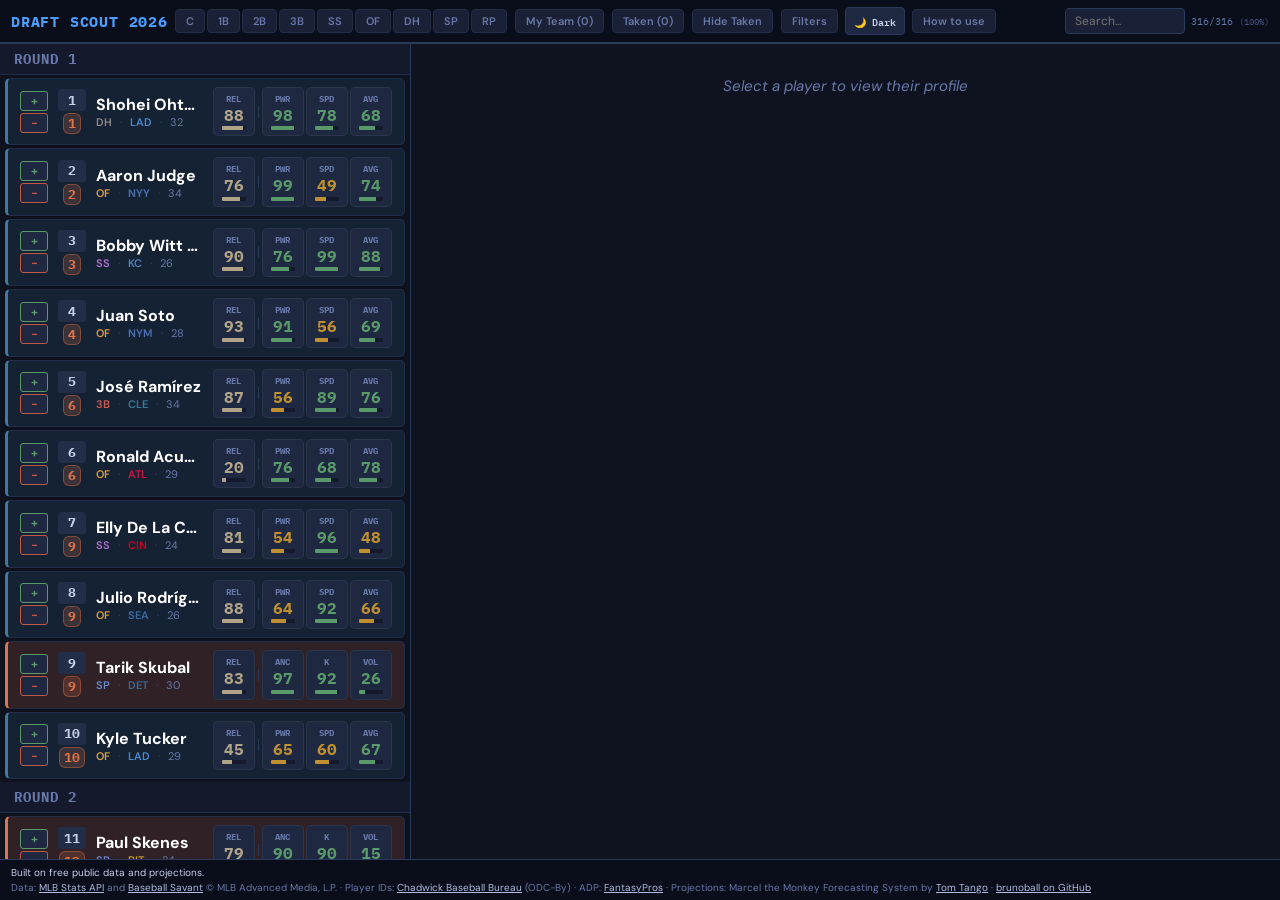
<file: draft-tool/index.html>
<!DOCTYPE html>
<html lang="en">
<head>
  <meta charset="UTF-8">
  <meta name="viewport" content="width=device-width, initial-scale=1.0, viewport-fit=cover">
  <meta name="theme-color" content="#0a0e1a">
  <meta name="description" content="Draft Scout 2026: a fantasy baseball draft companion built on free public data and Marcel projections.">
  <title>Draft Scout 2026</title>
  <link rel="icon" href="data:image/svg+xml,%3Csvg xmlns='http://www.w3.org/2000/svg' viewBox='0 0 100 100'%3E%3Crect width='100' height='100' rx='20' fill='%230a0e1a'/%3E%3Ctext x='50' y='62' font-size='40' text-anchor='middle' fill='%234a9eff' font-family='monospace' font-weight='700'%3EDS%3C/text%3E%3C/svg%3E">
  <link rel="preconnect" href="https://fonts.googleapis.com">
  <link rel="preconnect" href="https://fonts.gstatic.com" crossorigin>
  <link href="https://fonts.googleapis.com/css2?family=IBM+Plex+Mono:wght@400;600;700&family=DM+Sans:wght@400;500;600;700&display=swap" rel="stylesheet">
  <link rel="stylesheet" href="styles.css">
  <script>
    // Apply the saved theme before first paint, so the page doesn't flash dark then light.
    try { if (localStorage.getItem('ds-theme') === 'light') document.documentElement.dataset.theme = 'light'; } catch (e) {}
  </script>
</head>
<body>
  <div class="app-root">
    <header class="header-bar" id="header"></header>
    <div id="panel-filters" class="panel filter-panel" hidden></div>
    <div id="panel-team" class="panel" hidden></div>
    <div id="panel-taken" class="panel" hidden></div>
    <main class="app-split">
      <section class="player-list" id="list" aria-label="Players by ADP"></section>
      <section class="detail-panel" id="detail" aria-label="Player profile"></section>
    </main>
    <footer class="credits" id="credits">
      <div class="edition-line">Built on free public data and projections.</div>
      Data: <a href="https://statsapi.mlb.com" target="_blank" rel="noopener">MLB Stats API</a> and
      <a href="https://baseballsavant.mlb.com" target="_blank" rel="noopener">Baseball Savant</a> © MLB Advanced Media, L.P. ·
      Player IDs: <a href="https://github.com/chadwickbureau/register" target="_blank" rel="noopener">Chadwick Baseball Bureau</a> (ODC-By) ·
      ADP: <a href="https://www.fantasypros.com/" target="_blank" rel="noopener">FantasyPros</a> ·
      Projections: Marcel the Monkey Forecasting System by <a href="https://www.tangotiger.net/marcel/" target="_blank" rel="noopener">Tom Tango</a> ·
      <a id="repo-link" href="#" target="_blank" rel="noopener">brunoball on GitHub</a>
    </footer>
  </div>
  <div class="mobile-sheet" id="mobile-sheet" hidden></div>
  <script src="app.js"></script>
</body>
</html>
</file>
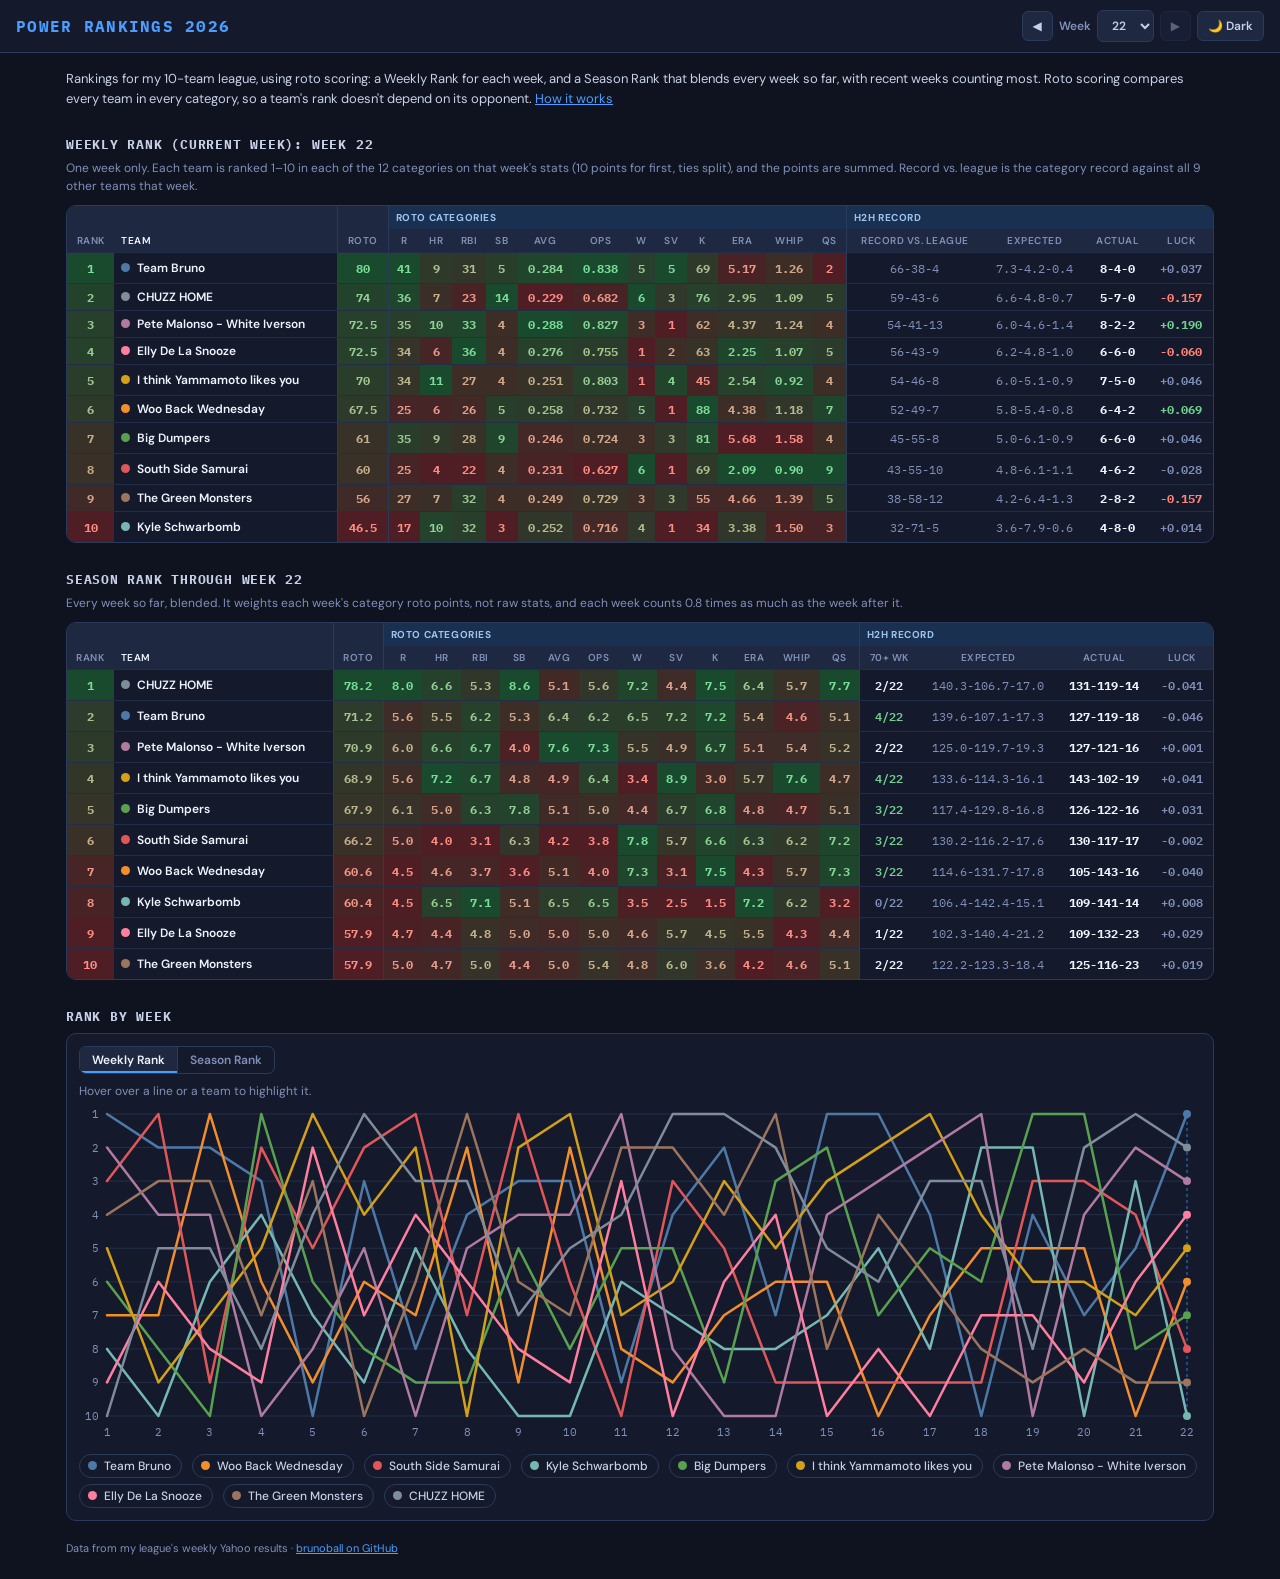
<file: power-rankings/index.html>
<!DOCTYPE html>
<html lang="en">
<head>
  <meta charset="UTF-8">
  <meta name="viewport" content="width=device-width, initial-scale=1.0">
  <meta name="description" content="Weekly Rank and Season Rank for my 10-team fantasy baseball league, 2026.">
  <title>Power Rankings 2026</title>
  <link rel="icon" href="data:image/svg+xml,%3Csvg xmlns='http://www.w3.org/2000/svg' viewBox='0 0 100 100'%3E%3Crect width='100' height='100' rx='20' fill='%230a0e1a'/%3E%3Ctext x='50' y='62' font-size='40' text-anchor='middle' fill='%234a9eff' font-family='monospace' font-weight='700'%3EPR%3C/text%3E%3C/svg%3E">
  <link rel="preconnect" href="https://fonts.googleapis.com">
  <link rel="preconnect" href="https://fonts.gstatic.com" crossorigin>
  <link href="https://fonts.googleapis.com/css2?family=IBM+Plex+Mono:wght@400;600;700&family=DM+Sans:wght@400;500;600;700&display=swap" rel="stylesheet">
  <link rel="stylesheet" href="styles.css">
  <script>
    // Same saved theme as the draft tool, applied before first paint.
    try { if (localStorage.getItem('ds-theme') === 'light') document.documentElement.dataset.theme = 'light'; } catch (e) {}
  </script>
</head>
<body>
  <header class="top">
    <h1>Power Rankings 2026</h1>
    <div class="controls">
      <button class="btn" id="prev" aria-label="Previous week">◀</button>
      <label class="week-pick">Week <select id="week" aria-label="Week"></select></label>
      <button class="btn" id="next" aria-label="Next week">▶</button>
      <button class="btn" id="theme" title="Toggle theme (T)"></button>
    </div>
  </header>

  <main>
    <p class="intro">Rankings for my 10-team league, using roto scoring: a Weekly Rank for each week, and a Season Rank that blends every week so far, with recent weeks counting most. Roto scoring compares every team in every category, so a team's rank doesn't depend on its opponent. <a href="https://github.com/Mike-Morreale-14/brunoball/blob/main/power-rankings/README.md" target="_blank" rel="noopener">How it works</a></p>

    <section>
      <h2 id="results-title"></h2>
      <p class="sub">One week only. Each team is ranked 1–10 in each of the 12 categories on that week's stats (10 points for first, ties split), and the points are summed. Record vs. league is the category record against all 9 other teams that week.</p>
      <div class="wrap"><table id="results"></table></div>
    </section>

    <section>
      <h2 id="power-title"></h2>
      <p class="sub">Every week so far, blended. It weights each week's category roto points, not raw stats, and each week counts 0.8 times as much as the week after it.</p>
      <div class="wrap"><table id="power"></table></div>
    </section>

    <section>
      <h2>Rank by Week</h2>
      <div class="chart-box">
        <div class="seg" role="group" aria-label="Chart view">
          <button class="on" data-mode="results" aria-pressed="true">Weekly Rank</button><button data-mode="power" aria-pressed="false">Season Rank</button>
        </div>
        <div class="chart-caption" id="caption" role="status">Hover over a line or a team to highlight it.</div>
        <svg id="chart" role="img" aria-label="Each team's rank by week"></svg>
        <div class="legend" id="legend"></div>
      </div>
    </section>
  </main>

  <footer class="foot">
    Data from my league's weekly Yahoo results ·
    <a href="https://github.com/Mike-Morreale-14/brunoball" target="_blank" rel="noopener">brunoball on GitHub</a>
  </footer>
  <script src="app.js"></script>
</body>
</html>
</file>
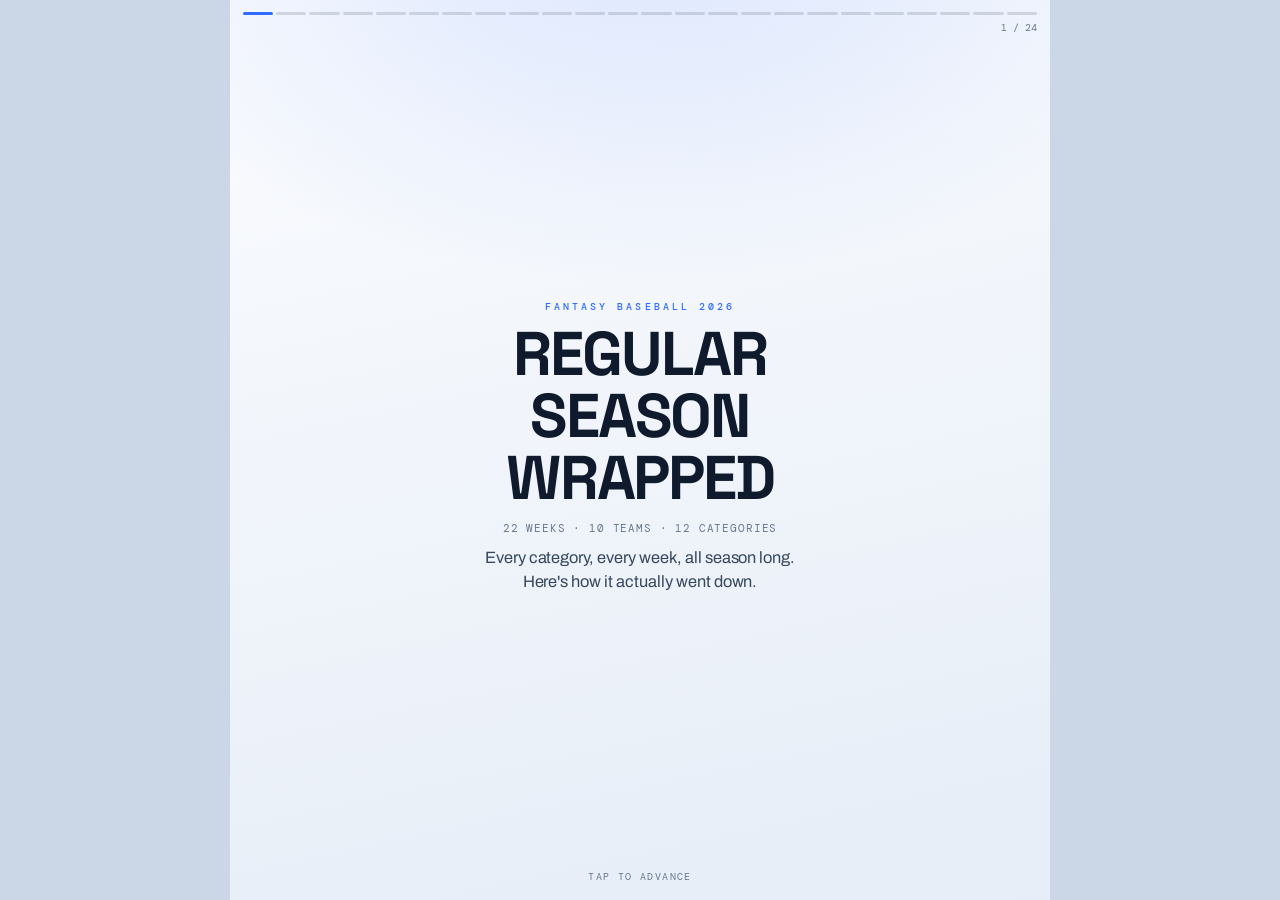
<file: wrapped/index.html>
<!DOCTYPE html>
<html lang="en"><head><meta charset="utf-8">
<meta name="viewport" content="width=device-width,initial-scale=1,viewport-fit=cover">
<title>Fantasy Baseball 2026 — Regular Season Wrapped</title>
<link rel="preconnect" href="https://fonts.googleapis.com">
<link rel="preconnect" href="https://fonts.gstatic.com" crossorigin>
<link href="https://fonts.googleapis.com/css2?family=Space+Grotesk:wght@500;600;700&family=Archivo:wght@400;500;600;700&family=DM+Mono:wght@400;500&display=swap" rel="stylesheet">
<style>
:root{--paper:#F4F7FC;--panel:#FFF;--ink:#0F1B2D;--muted:#66788F;--line:rgba(15,27,45,.13);
 --blue:#2F6BFF;--cyan:#0A9FBF;--magenta:#B8447E;--amber:#D8890A;--violet:#6E4FE8;
 --gold:#D9A320;--acc:var(--blue)}
*{box-sizing:border-box;margin:0;padding:0;-webkit-tap-highlight-color:transparent}
html,body{height:100%;overflow:hidden}
body{font-family:'Archivo',system-ui,sans-serif;color:var(--ink);background:#CBD6E6;
 display:flex;align-items:center;justify-content:center}
#stage{position:relative;width:100%;height:100dvh;max-width:820px;overflow:hidden;
 background:linear-gradient(168deg,#FBFCFE 0%,#F1F5FB 45%,#E6EDF7 100%)}
#stage:before{content:"";position:absolute;inset:0;pointer-events:none;
 background:radial-gradient(120% 70% at 50% -12%,color-mix(in srgb,var(--acc) 16%,transparent),transparent 62%)}
body.vid #stage{max-width:none;height:100vh}
#ticks{position:absolute;top:0;left:0;right:0;display:flex;gap:3px;padding:12px 13px 0;z-index:40}
.tick{flex:1;height:3px;background:rgba(15,27,45,.14);border-radius:2px;overflow:hidden}
.tick i{display:block;height:100%;width:0;background:var(--acc)}
.tick.done i,.tick.now i{width:100%}
body.vid #ticks,body.vid #counter,body.vid #hint{display:none}
.slide{position:absolute;inset:0;display:none;align-items:center;justify-content:center;padding:52px 20px 58px}
body.vid .slide{padding:88px 68px}
.slide.on{display:flex}
.inner{width:100%;transform-origin:center center;text-align:center}
.slide.on .inner>*{animation:pop .42s cubic-bezier(.2,.8,.3,1) backwards}
.slide.on .inner>*:nth-child(2){animation-delay:.05s}.slide.on .inner>*:nth-child(3){animation-delay:.1s}
.slide.on .inner>*:nth-child(4){animation-delay:.15s}.slide.on .inner>*:nth-child(5){animation-delay:.2s}
.slide.on .inner>*:nth-child(6){animation-delay:.25s}
body.still .slide.on .inner>*{animation:none}
@keyframes pop{from{opacity:0;transform:translateY(10px)}to{opacity:1;transform:none}}
.eyebrow{font-family:'DM Mono',ui-monospace,monospace;font-size:10.5px;letter-spacing:.2em;
 text-transform:uppercase;color:var(--acc);font-weight:500;margin-bottom:11px}
body.vid .eyebrow{font-size:20px;margin-bottom:22px}
h1{font-family:'Space Grotesk',sans-serif;font-weight:700;font-size:clamp(34px,9.2vw,62px);line-height:1;letter-spacing:-.03em;text-transform:uppercase}
h2{font-family:'Space Grotesk',sans-serif;font-weight:700;font-size:clamp(24px,6.2vw,40px);line-height:1.02;letter-spacing:-.025em;margin-bottom:11px;text-transform:uppercase}
body.vid h1{font-size:94px}body.vid h2{font-size:58px;margin-bottom:20px}
p.body{font-size:clamp(13.5px,3.6vw,16.5px);line-height:1.48;color:#37485E;max-width:38ch;margin-left:auto;margin-right:auto}
body.vid p.body{font-size:28px;max-width:34ch}
.big{font-family:'Space Grotesk',sans-serif;font-weight:700;color:var(--acc);line-height:.88;
 font-size:clamp(74px,22vw,142px);letter-spacing:-.045em}
body.vid .big{font-size:200px}
.caption{font-family:'DM Mono',ui-monospace,monospace;font-size:11px;letter-spacing:.08em;color:var(--muted);margin-top:7px;text-transform:uppercase}
body.vid .caption{font-size:20px;margin-top:14px}
.lead{text-align:left}
/* ---- universal record block ---- */
.xr{display:inline-flex;gap:0;border:1.5px solid var(--ink);border-radius:7px;overflow:hidden;
 box-shadow:2px 2px 0 rgba(15,27,45,.12);background:var(--panel);margin:0 auto}
.xr .half{padding:6px 12px}
.xr .half+.half{border-left:1.5px solid var(--ink)}
.xr .lb{font-family:'DM Mono',ui-monospace,monospace;font-size:8.5px;letter-spacing:.12em;color:var(--muted);text-transform:uppercase}
.xr .vv{font-family:'Space Grotesk',sans-serif;font-weight:700;font-size:19px;letter-spacing:-.01em;margin-top:1px}
.xr .exp .vv{color:var(--acc)}
.xr .dl .vv.pos{color:var(--cyan)}
.xr .dl .vv.neg{color:var(--magenta)}
body.vid .xr{border-width:2.5px;border-radius:11px}
body.vid .xr .half{padding:12px 24px}body.vid .xr .lb{font-size:16px}body.vid .xr .vv{font-size:36px}
/* ---- cards ---- */
.card{background:var(--panel);border:1.5px solid var(--ink);border-radius:8px;padding:11px;
 box-shadow:3px 3px 0 rgba(15,27,45,.12);margin-top:9px;text-align:left}
body.vid .card{border-width:2.5px;border-radius:13px;padding:22px;box-shadow:6px 6px 0 rgba(15,27,45,.12);margin-top:16px}
.hl{display:flex;align-items:center;gap:9px;margin-top:9px;text-align:left}
.hl .em{font-size:27px;line-height:1;flex:none}
.hl .em.e2{font-size:23px}.hl .em.e3{font-size:19px}
body.vid .hl .em{font-size:52px}body.vid .hl .em.e2{font-size:44px}body.vid .hl .em.e3{font-size:36px}
.hl .card{margin-top:0;flex:1}
.wk{display:flex;align-items:baseline;gap:7px;flex-wrap:wrap;margin-bottom:6px}
.wk .nm{font-family:'Space Grotesk',sans-serif;font-weight:700;font-size:14.5px}
.wk .wl{font-family:'DM Mono',ui-monospace,monospace;font-size:10px;color:var(--muted)}
body.vid .wk .nm{font-size:27px}body.vid .wk .wl{font-size:19px}
.prose{font-size:12.5px;line-height:1.45;color:#37485E}
.prose b{font-family:'Space Grotesk',sans-serif;font-weight:700;color:var(--ink)}
.prose .a{color:var(--acc);font-weight:700}
body.vid .prose{font-size:23px}
/* ---- rows ---- */
.rows{display:flex;flex-direction:column;gap:4px;margin-top:5px;text-align:left}
.rw{display:flex;align-items:center;gap:8px;background:var(--panel);border:1.5px solid var(--ink);border-radius:6px;
 padding:7px 9px;box-shadow:2px 2px 0 rgba(15,27,45,.11)}
body.vid .rw{padding:13px 17px;border-width:2.5px;border-radius:10px;gap:15px;box-shadow:4px 4px 0 rgba(15,27,45,.11)}
.rw .rk{font-family:'Space Grotesk',sans-serif;font-weight:700;font-size:13px;color:var(--acc);width:19px;flex:none}
.rw .nm{flex:1;font-weight:600;font-size:12.5px;line-height:1.2}
.rw .vl{font-family:'DM Mono',ui-monospace,monospace;font-size:11.5px;flex:none;white-space:nowrap}
.rw .vb{font-family:'Space Grotesk',sans-serif;font-weight:700;font-size:14px;flex:none}
body.vid .rw .rk{font-size:25px;width:40px}body.vid .rw .nm{font-size:24px}
body.vid .rw .vl{font-size:21px}body.vid .rw .vb{font-size:27px}
.pos{color:var(--cyan)}.neg{color:var(--magenta)}
.rw.gold{border-color:var(--gold);box-shadow:2px 2px 0 var(--gold)}
.rw.play{border-color:var(--blue);box-shadow:2px 2px 0 rgba(47,107,255,.4)}
.legend{display:flex;gap:10px;justify-content:center;flex-wrap:wrap;margin-top:8px;
 font-family:'DM Mono',ui-monospace,monospace;font-size:9px;color:var(--muted);text-transform:uppercase;letter-spacing:.08em}
.legend i{display:inline-block;width:9px;height:9px;border-radius:2px;margin-right:4px;vertical-align:-1px;border:1.5px solid}
.lg-gold i{border-color:var(--gold);background:#FFF6DE}
.lg-blue i{border-color:var(--blue);background:#E7EFFF}
.lg-cut i{border-color:var(--ink);background:#fff}
body.vid .legend{font-size:17px;gap:20px}body.vid .legend i{width:16px;height:16px}
/* ---- category power grid ---- */
.cg{display:grid;grid-template-columns:repeat(6,1fr);gap:3px;margin-top:4px}
.cgh{font-family:'Space Grotesk',sans-serif;font-weight:700;font-size:12px;text-transform:uppercase;
 text-align:left;margin-top:9px;border-bottom:2px solid var(--ink);padding-bottom:3px;
 display:flex;justify-content:space-between;align-items:baseline;gap:8px;flex-wrap:wrap}
.cgh span{font-family:'DM Mono',ui-monospace,monospace;font-size:8px;font-weight:400;
 text-transform:none;color:var(--muted);letter-spacing:0}
body.vid .cgh{font-size:23px}body.vid .cgh span{font-size:15px}
.cc .r{font-size:16px}
.cglg{display:flex;gap:10px;justify-content:flex-start;flex-wrap:wrap;margin:4px 0 6px;text-align:left}
.cglg span{font-family:'DM Mono',ui-monospace,monospace;font-size:8.5px;color:var(--muted);
 background:rgba(15,27,45,.05);border-radius:5px;padding:3px 7px}
.cglg b{font-family:'Space Grotesk',sans-serif;font-weight:700;color:var(--ink);font-size:10px}
.cgnote{font-family:'DM Mono',ui-monospace,monospace;font-size:8px;color:var(--muted);text-align:left;margin-bottom:4px}
body.vid .cgnote{font-size:15px}
body.vid .cglg span{font-size:16px;padding:6px 13px}body.vid .cglg b{font-size:19px}
.cgl{font-family:'DM Mono',ui-monospace,monospace;font-size:9px;letter-spacing:.16em;text-transform:uppercase;
 color:var(--muted);text-align:left;margin:7px 0 3px}
.cc{background:var(--panel);border:1.5px solid var(--ink);border-radius:6px;padding:5px 2px;text-align:center;
 box-shadow:1.5px 1.5px 0 rgba(15,27,45,.1)}
.cc .c{font-family:'DM Mono',ui-monospace,monospace;font-size:7.5px;color:var(--muted);text-transform:uppercase;letter-spacing:.04em}
.cc .r{font-family:'Space Grotesk',sans-serif;font-weight:700;font-size:19px;line-height:1;margin:1px 0}
.cc .s{font-family:'DM Mono',ui-monospace,monospace;font-size:7.5px;color:var(--muted)}

body.vid .cg{gap:6px}body.vid .cgl{font-size:16px;margin:14px 0 6px}
body.vid .cc{padding:11px 3px;border-width:2.5px;border-radius:10px}
body.vid .cc .c{font-size:14px}body.vid .cc .r{font-size:36px}body.vid .cc .s{font-size:13px}
/* ---- king bars ---- */
.kb{display:flex;align-items:center;gap:7px;margin-bottom:3px;text-align:left}
.kb .c{font-family:'DM Mono',ui-monospace,monospace;font-size:9px;color:var(--muted);width:52px;flex:none;text-transform:uppercase}
.kb .bar{flex:1;height:19px;background:rgba(15,27,45,.07);border-radius:4px;position:relative;overflow:hidden}
.kb .bar i{position:absolute;left:0;top:0;bottom:0;background:var(--acc);opacity:.24}
.kb .bar span{position:absolute;left:6px;top:50%;transform:translateY(-50%);font-size:10px;font-weight:600;white-space:nowrap}
.kb .v{font-family:'Space Grotesk',sans-serif;font-weight:700;font-size:11.5px;color:var(--acc);width:46px;text-align:right;flex:none}
body.vid .kb{gap:13px;margin-bottom:6px}
body.vid .kb .c{font-size:16px;width:96px}body.vid .kb .bar{height:36px}
body.vid .kb .bar span{font-size:19px;left:12px}body.vid .kb .v{font-size:21px;width:88px}
.th{display:flex;align-items:center;gap:8px;margin-bottom:4px;justify-content:center;flex-wrap:wrap}
.place{font-family:'Space Grotesk',sans-serif;font-weight:700;font-size:12.5px;color:#fff;background:var(--acc);
 border:1.5px solid var(--ink);padding:1px 8px;border-radius:4px}
.rec{font-family:'DM Mono',ui-monospace,monospace;font-size:10.5px;color:var(--muted)}
body.vid .place{font-size:24px;padding:3px 14px;border-width:2.5px}body.vid .rec{font-size:20px}
.tag{display:inline-block;font-family:'DM Mono',ui-monospace,monospace;font-size:9px;letter-spacing:.12em;
 text-transform:uppercase;color:#fff;background:var(--ink);padding:2px 7px;border-radius:3px;margin-bottom:7px}
body.vid .tag{font-size:17px;padding:5px 13px;margin-bottom:14px}

/* slick pill stat table */
.mrow{display:flex;align-items:center;gap:7px;flex-wrap:wrap;margin-bottom:5px;
 font-family:'DM Mono',ui-monospace,monospace;font-size:9.5px;color:var(--muted)}
.mrow .res{font-family:'Space Grotesk',sans-serif;font-weight:700;font-size:12px;color:var(--ink)}
.mrow .exp{color:var(--acc)}
body.vid .mrow{font-size:18px;gap:14px}body.vid .mrow .res{font-size:23px}
.pt{display:grid;grid-template-columns:repeat(6,1fr);gap:4px;margin-top:4px}
.pt>div{background:rgba(15,27,45,.045);border-radius:9px;padding:5px 2px;text-align:center}
.pt .k{font-family:'DM Mono',ui-monospace,monospace;font-size:7.5px;color:var(--muted);text-transform:uppercase;letter-spacing:.03em}
.pt .v{font-family:'Space Grotesk',sans-serif;font-weight:700;font-size:13px;margin-top:1px;line-height:1.05}
.pt .v em{font-style:normal;font-size:8px;font-weight:700;margin-left:2px;vertical-align:2px}
.mW{color:#1F9D55}.mL{color:#D6337A}.mT{color:#D8890A}
body.vid .pt .v em{font-size:15px;margin-left:4px}
.ptr{display:flex;align-items:center;gap:6px;margin-top:5px}
.ptt{font-family:'DM Mono',ui-monospace,monospace;font-size:8px;letter-spacing:.1em;color:var(--muted);
 text-transform:uppercase;width:26px;flex:none;text-align:left}
.ptr .pt{flex:1;margin-top:0}
body.vid .pt>div{padding:10px 3px;border-radius:14px}
body.vid .pt .k{font-size:14px}body.vid .pt .v{font-size:25px}
body.vid .ptt{font-size:15px;width:52px}
/* king rows */
.ksec{font-family:'Space Grotesk',sans-serif;font-weight:700;font-size:13px;text-transform:uppercase;
 letter-spacing:.04em;text-align:left;margin:9px 0 5px;padding-bottom:3px;border-bottom:2px solid var(--ink)}
body.vid .ksec{font-size:25px;margin:18px 0 10px}
.kb3{display:grid;grid-template-columns:42px 1fr 34px 44px 44px;align-items:center;gap:6px;margin-bottom:6px;text-align:left}
.kb3 .c{font-family:'Space Grotesk',sans-serif;font-weight:700;font-size:12px;text-transform:uppercase;line-height:1.1}
.kb3 .mid{display:block}
.kb3 .tnrow{display:flex;justify-content:space-between;align-items:baseline;gap:6px;margin-bottom:1px}
.kb3 .tn{font-size:9.5px;font-weight:600;color:var(--acc)}
.kb3 .tl{font-size:8.5px;font-weight:600;color:var(--magenta);opacity:.8}
body.vid .kb3 .tl{font-size:16px}
.kb3 .strip{display:block;position:relative;height:25px;background:linear-gradient(90deg,
 rgba(52,190,114,.16),rgba(255,201,60,.14) 50%,rgba(214,51,122,.14));border-radius:3px}
.kb3 .strip u{position:absolute;top:3px;width:1.5px;height:9px;background:rgba(15,27,45,.28);text-decoration:none}
.kb3 .strip u.mark{background:rgba(15,27,45,.5);height:11px;top:2px}
.kb3 .strip u.lead{background:var(--acc);width:3px;height:15px;top:0;border-radius:2px}
.kb3 .strip u b{position:absolute;top:11px;left:50%;transform:translateX(-50%);
 font-family:'DM Mono',ui-monospace,monospace;font-size:6.5px;font-weight:400;color:var(--muted);white-space:nowrap}
.kb3 .strip u.lead b{color:var(--acc);font-weight:500;top:14px}
.kb3 .sc{font-family:'Space Grotesk',sans-serif;font-weight:700;font-size:14px;color:var(--acc);text-align:right}
.kb3 .rc{font-family:'DM Mono',ui-monospace,monospace;font-size:8.5px;color:var(--muted);text-align:right}
.kb3 .xp{color:var(--acc)}
body.vid .kb3{grid-template-columns:104px 1fr 66px 86px 86px;gap:12px;margin-bottom:12px}
body.vid .kb3 .c{font-size:17px}body.vid .kb3 .tn{font-size:18px}
body.vid .kb3 .strip{height:46px}body.vid .kb3 .strip u{height:17px;width:2.5px;top:5px}
body.vid .kb3 .strip u.lead{height:27px;width:5px;top:0}
body.vid .kb3 .strip u.mark{height:20px;top:4px}
body.vid .kb3 .strip u b{font-size:12px;top:22px}
body.vid .kb3 .strip u.lead b{top:28px}
body.vid .kb3 .sc{font-size:26px}body.vid .kb3 .rc{font-size:16px}
.kb2{display:grid;grid-template-columns:52px 1fr 34px 46px 46px;align-items:center;gap:7px;margin-bottom:4px;text-align:left}
.kb2 .c{font-family:'Space Grotesk',sans-serif;font-weight:700;font-size:9.5px;color:var(--ink);text-transform:uppercase}
.kb2 .bar{height:21px;background:rgba(15,27,45,.06);border-radius:6px;position:relative;overflow:hidden}
.kb2 .bar i{position:absolute;inset:0 auto 0 0;background:var(--acc);opacity:.18}
.kb2 .bar u{position:absolute;top:0;bottom:0;width:1px;background:rgba(15,27,45,.16)}
.kb2 .bar b{position:absolute;top:-2px;bottom:-2px;width:2.5px;background:var(--acc);border-radius:2px}
.dl{display:flex;flex-direction:column;gap:2px}
.dr{display:grid;grid-template-columns:1fr auto 1fr;align-items:baseline;gap:8px;padding:4px 8px;
 border-bottom:1px solid rgba(15,27,45,.1)}
.dr .c{font-family:'DM Mono',ui-monospace,monospace;font-size:9px;text-transform:uppercase;
 color:var(--muted);letter-spacing:.06em;text-align:left}
.dr .v{font-family:'Space Grotesk',sans-serif;font-weight:700;font-size:19px;color:var(--acc);text-align:center}
.dr.bad .v{color:var(--magenta)}
.dr .w{font-size:9.5px;font-weight:600;text-align:right;line-height:1.15}
.dr .w em{font-style:normal;display:block;font-family:'DM Mono',ui-monospace,monospace;
 font-weight:400;font-size:8px;color:var(--muted)}
body.vid .dr{padding:9px 14px;gap:16px}
body.vid .dr .c{font-size:17px}body.vid .dr .v{font-size:35px}
body.vid .dr .w{font-size:18px}body.vid .dr .w em{font-size:15px}
.dg{display:grid;grid-template-columns:repeat(3,1fr);gap:5px}
.dc{background:var(--panel);border:1.5px solid var(--ink);border-radius:8px;padding:6px 4px;text-align:center;
 box-shadow:2px 2px 0 rgba(15,27,45,.11)}
.dc .c{font-family:'DM Mono',ui-monospace,monospace;font-size:7.5px;color:var(--muted);text-transform:uppercase}
.dc .v{font-family:'Space Grotesk',sans-serif;font-weight:700;font-size:19px;color:var(--acc);line-height:1.05;margin:1px 0}
.dc .w{font-family:'DM Mono',ui-monospace,monospace;font-size:7.5px;color:var(--muted);line-height:1.25}
.dc .w em{font-style:normal;color:var(--amber);display:block}
body.vid .dg{gap:10px}body.vid .dc{padding:14px 8px;border-width:2.5px;border-radius:13px}
body.vid .dc .c{font-size:14px}body.vid .dc .v{font-size:36px}body.vid .dc .w{font-size:14px}
.khead{display:grid;grid-template-columns:42px 1fr 34px 44px 44px;gap:6px;text-align:right;
 font-family:'DM Mono',ui-monospace,monospace;font-size:7.5px;letter-spacing:.06em;
 text-transform:uppercase;color:var(--muted);margin-bottom:2px}
.khead span:nth-child(2){text-align:left}
.kb2 .xp{color:var(--acc)}
body.vid .khead{grid-template-columns:104px 1fr 66px 86px 86px;gap:12px;font-size:14px}
.kb2 .bar span{position:absolute;left:7px;top:50%;transform:translateY(-50%);font-size:10.5px;font-weight:600;white-space:nowrap}
.kb2 .sc{font-family:'Space Grotesk',sans-serif;font-weight:700;font-size:15px;color:var(--acc);text-align:right;width:38px}
.kb2 .rc{font-family:'DM Mono',ui-monospace,monospace;font-size:9px;color:var(--muted);text-align:right}
body.vid .kb2{grid-template-columns:104px 1fr 66px 90px 90px;gap:14px;margin-bottom:8px}
body.vid .kb2 .c{font-size:18px}body.vid .kb2 .bar{height:40px}
body.vid .kb2 .bar span{font-size:20px;left:14px}body.vid .kb2 .sc{font-size:28px;width:72px}
body.vid .kb2 .rc{font-size:17px}
/* schedule luck comparison */
.lk{display:grid;grid-template-columns:1fr auto auto;align-items:center;gap:9px;background:var(--panel);
 border:1.5px solid var(--ink);border-radius:8px;padding:7px 10px;box-shadow:2px 2px 0 rgba(15,27,45,.11);margin-bottom:4px;text-align:left}
.lk .nm{font-weight:600;font-size:12.5px}
.lk .pair{display:flex;flex-direction:column;gap:1px;text-align:right}
.lk .pair span{font-family:'DM Mono',ui-monospace,monospace;font-size:10px;color:var(--muted);white-space:nowrap}
.lk .pair span b{font-family:'Space Grotesk',sans-serif;font-weight:700;color:var(--ink);font-size:11.5px}
.lk .d{font-family:'Space Grotesk',sans-serif;font-weight:700;font-size:17px;width:52px;text-align:right}
body.vid .lk{padding:14px 20px;border-width:2.5px;gap:18px}
body.vid .lk .nm{font-size:24px}body.vid .lk .pair span{font-size:19px}
body.vid .lk .pair span b{font-size:22px}body.vid .lk .d{font-size:33px;width:100px}
/* two-column personal head */
.p2{display:grid;grid-template-columns:1fr 1fr;gap:7px;align-items:start;margin-top:4px}
.p2>*{min-width:0}
.p2 .pt{gap:2px}
.p2 .pt>div{padding:4px 1px;border-radius:6px}
.p2 .pt .k{font-size:6.5px}
.p2 .pt .v{font-size:10.5px}
.p2 .ptr{gap:4px}
.p2 .ptt{width:22px;font-size:7px}
body.vid .p2 .pt .k{font-size:12px}body.vid .p2 .pt .v{font-size:20px}
body.vid .p2 .ptt{width:44px;font-size:13px}
body.vid .p2{gap:18px}
.p2 .card{margin-top:0}
.idrow{display:flex;align-items:center;justify-content:center;gap:12px;margin-bottom:2px}
.idtxt{text-align:center}
.tbadge{width:74px;height:auto;flex:none;filter:drop-shadow(2px 3px 0 rgba(15,27,45,.16))}
body.vid .idrow{gap:26px}body.vid .tbadge{width:150px}
.msg{font-family:'Space Grotesk',sans-serif;font-weight:600;font-size:14px;color:#37485E;margin:2px 0 4px}
body.vid .msg{font-size:27px;margin:6px 0 10px}
.samew{font-family:'DM Mono',ui-monospace,monospace;font-size:8.5px;color:var(--muted);margin-bottom:3px}
body.vid .samew{font-size:15px}
.wc{position:relative}
.wc.act{border-color:var(--ink)}
.wc.exp{border-color:var(--acc)}
.wcl{font-family:'DM Mono',ui-monospace,monospace;font-size:8px;letter-spacing:.12em;text-transform:uppercase;
 color:#fff;background:var(--ink);border-radius:3px;padding:2px 6px;display:inline-block;margin-bottom:5px}
.wc.exp .wcl{background:var(--acc)}
.wch{display:flex;align-items:baseline;gap:6px;flex-wrap:wrap}
.wch .wn{font-family:'Space Grotesk',sans-serif;font-weight:700;font-size:12.5px}
.wch .wo{font-family:'DM Mono',ui-monospace,monospace;font-size:9px;color:var(--muted)}
.wcm{display:flex;align-items:baseline;gap:6px;margin:2px 0 3px;flex-wrap:wrap}
.wcm .pri{font-family:'Space Grotesk',sans-serif;font-weight:700;font-size:17px}
.wc.exp .wcm .pri{color:var(--acc)}
.wcm .sec{font-family:'DM Mono',ui-monospace,monospace;font-size:8.5px;color:var(--muted)}
body.vid .wcl{font-size:15px;padding:4px 12px}
body.vid .wch .wn{font-size:24px}body.vid .wch .wo{font-size:17px}
body.vid .wcm .pri{font-size:32px}body.vid .wcm .sec{font-size:16px}
/* standings track */
.trk{margin-top:7px}
.trkhead{display:flex;justify-content:space-between;align-items:baseline;margin-bottom:3px}
.trkhead .t{font-family:'DM Mono',ui-monospace,monospace;font-size:8.5px;letter-spacing:.1em;
 text-transform:uppercase;color:var(--muted)}
.trkhead .now{font-family:'Space Grotesk',sans-serif;font-weight:700;font-size:11px;color:var(--acc)}
body.vid .trkhead .t{font-size:16px}body.vid .trkhead .now{font-size:21px}
.trk svg{width:100%;display:block}
.flow{margin-top:8px}.flow svg{width:100%;display:block}
.flowlab{display:flex;justify-content:space-between;font-family:'DM Mono',ui-monospace,monospace;
 font-size:8.5px;color:var(--muted);margin-top:2px;text-transform:uppercase;letter-spacing:.06em}
body.vid .flowlab{font-size:16px;margin-top:6px}
.sgrid{display:grid;grid-template-columns:repeat(3,1fr);gap:4px}
.sc2{background:var(--panel);border:1.5px solid var(--ink);border-radius:8px;padding:7px 3px;text-align:center;
 box-shadow:2px 2px 0 rgba(15,27,45,.12)}
.sc2 .v{font-family:'Space Grotesk',sans-serif;font-weight:700;font-size:19px;color:var(--acc);line-height:1}
.sc2 .l{font-family:'DM Mono',ui-monospace,monospace;font-size:7.5px;line-height:1.2;color:var(--muted);
 text-transform:uppercase;letter-spacing:.05em;margin-top:3px}
body.vid .sgrid{gap:10px}body.vid .sc2{padding:18px 8px;border-width:2.5px;border-radius:13px}
body.vid .sc2 .v{font-size:42px}body.vid .sc2 .l{font-size:15px}
.zone{position:absolute;top:0;bottom:0;width:38%;z-index:30;cursor:pointer}
#prevZ{left:0}#nextZ{right:0;width:62%}
body.vid .zone{display:none}
#hint{position:absolute;bottom:17px;left:0;right:0;text-align:center;font-family:'DM Mono',ui-monospace,monospace;
 font-size:10px;letter-spacing:.14em;color:var(--muted);z-index:35;text-transform:uppercase}
#counter{position:absolute;top:21px;right:13px;font-family:'DM Mono',ui-monospace,monospace;font-size:10px;color:var(--muted);z-index:35}
:focus-visible{outline:3px solid var(--acc);outline-offset:3px}
@media (prefers-reduced-motion:reduce){.slide.on .inner>*{animation:none}}
</style></head><body>
<div id="stage"><div id="ticks"></div><div id="counter"></div><div id="slides"></div>
<div class="zone" id="prevZ" role="button" aria-label="Previous"></div>
<div class="zone" id="nextZ" role="button" aria-label="Next"></div>
<div id="hint">Tap to advance</div></div>
<script>
const D={"teams": [{"name": "I think Yammamoto likes you", "place": 1, "idx": 5, "rec": "143-102-19", "pct": ".578", "exprec": "134-114-16", "luck": 9.5, "bestWk": {"name": "I think Yammamoto likes you", "wk": 16, "exp": {"w": 8.6, "l": 2.6, "t": 0.9}, "act": {"w": 8, "l": 4, "t": 0}, "opp": "Pete Malonso - White Iverson", "oppStats": {"R": "32", "HR": "13", "RBI": "35", "SB": "2", "AVG": ".279", "OPS": ".859", "W": "5", "SV": "1", "K": "74", "ERA": "3.61", "WHIP": "1.24", "QS": "8"}, "oppAct": {"w": 4, "l": 8, "t": 0}, "stats": {"R": "33", "HR": "11", "RBI": "38", "SB": "3", "AVG": ".257", "OPS": ".770", "W": "7", "SV": "5", "K": "87", "ERA": "2.63", "WHIP": "0.91", "QS": "6"}}, "ranks": [5, 9, 7, 5, 1, 3, 2, 10, 2, 1, 7, 6, 3, 5, 3, 2, 1, 4, 5, 6, 6, 4], "stand": [6, 5, 4, 4, 3, 2, 1, 2, 4, 2, 1, 1, 1, 1, 1, 1, 1, 1, 1, 1, 1, 1], "n1": 3, "n10": 1, "volRank": 9, "catRank": {"R": 3, "HR": 1, "RBI": 1, "SB": 10, "AVG": 4, "OPS": 3, "W": 8, "SV": 1, "K": 9, "ERA": 5, "WHIP": 1, "QS": 6}, "catScore": {"R": 4.95, "HR": 4.18, "RBI": 4.3, "SB": 6.95, "AVG": 5.34, "OPS": 4.73, "W": 6.55, "SV": 3.09, "K": 6.98, "ERA": 5.3, "WHIP": 3.66, "QS": 6.05}, "catRec": {"R": "12-9-1", "HR": "14-7-1", "RBI": "14-5-3", "SB": "6-15-1", "AVG": "10-12-0", "OPS": "13-9-0", "W": "9-8-5", "SV": "18-0-4", "K": "9-11-2", "ERA": "13-9-0", "WHIP": "15-7-0", "QS": "10-10-2"}, "bestCat": "SV", "worstCat": "K", "bestAct": {"name": "I think Yammamoto likes you", "wk": 10, "exp": {"w": 8.1, "l": 3.1, "t": 0.8}, "act": {"w": 10, "l": 1, "t": 1}, "opp": "Big Dumpers", "stats": {"R": "35", "HR": "9", "RBI": "25", "SB": "4", "AVG": ".312", "OPS": ".941", "W": "6", "SV": "6", "K": "78", "ERA": "1.73", "WHIP": "0.80", "QS": "5"}}, "sameWeek": false}, {"name": "South Side Samurai", "place": 2, "idx": 2, "rec": "130-117-17", "pct": ".525", "exprec": "130-116-18", "luck": -0.4, "bestWk": {"name": "South Side Samurai", "wk": 9, "exp": {"w": 9.2, "l": 2.3, "t": 0.4}, "act": {"w": 8, "l": 3, "t": 1}, "opp": "I think Yammamoto likes you", "oppStats": {"R": "36", "HR": "10", "RBI": "36", "SB": "1", "AVG": ".217", "OPS": ".695", "W": "6", "SV": "4", "K": "66", "ERA": "3.41", "WHIP": "1.01", "QS": "6"}, "oppAct": {"w": 3, "l": 8, "t": 1}, "stats": {"R": "37", "HR": "12", "RBI": "42", "SB": "2", "AVG": ".256", "OPS": ".838", "W": "5", "SV": "3", "K": "72", "ERA": "2.75", "WHIP": "1.12", "QS": "6"}}, "ranks": [3, 1, 9, 2, 5, 3, 1, 7, 1, 6, 10, 3, 5, 9, 9, 9, 9, 9, 3, 3, 4, 8], "stand": [4, 4, 6, 5, 5, 4, 3, 4, 3, 1, 3, 3, 3, 3, 2, 3, 3, 4, 3, 4, 2, 2], "n1": 3, "n10": 1, "volRank": 1, "catRank": {"R": 5, "HR": 5, "RBI": 8, "SB": 4, "AVG": 10, "OPS": 6, "W": 2, "SV": 4, "K": 5, "ERA": 2, "WHIP": 5, "QS": 2}, "catScore": {"R": 5.43, "HR": 5.43, "RBI": 6.18, "SB": 5.61, "AVG": 6.39, "OPS": 5.82, "W": 4.05, "SV": 4.86, "K": 4.89, "ERA": 4.82, "WHIP": 5.7, "QS": 3.95}, "catRec": {"R": "10-11-1", "HR": "11-10-1", "RBI": "10-11-1", "SB": "9-9-4", "AVG": "8-14-0", "OPS": "11-11-0", "W": "17-5-0", "SV": "6-10-6", "K": "11-10-1", "ERA": "13-9-0", "WHIP": "11-11-0", "QS": "13-6-3"}, "bestCat": "QS", "worstCat": "AVG", "bestAct": {"name": "South Side Samurai", "wk": 21, "exp": {"w": 6.6, "l": 4.9, "t": 0.6}, "act": {"w": 10, "l": 2, "t": 0}, "opp": "The Green Monsters", "stats": {"R": "42", "HR": "7", "RBI": "29", "SB": "7", "AVG": ".292", "OPS": ".809", "W": "4", "SV": "5", "K": "74", "ERA": "5.87", "WHIP": "1.59", "QS": "3"}}, "sameWeek": false}, {"name": "CHUZZ HOME", "place": 3, "idx": 9, "rec": "131-119-14", "pct": ".523", "exprec": "140-107-17", "luck": -9.2, "bestWk": {"name": "CHUZZ HOME", "wk": 21, "exp": {"w": 9.3, "l": 2.4, "t": 0.2}, "act": {"w": 10, "l": 2, "t": 0}, "opp": "Team Bruno", "oppStats": {"R": "39", "HR": "9", "RBI": "38", "SB": "4", "AVG": ".306", "OPS": ".838", "W": "3", "SV": "5", "K": "65", "ERA": "5.38", "WHIP": "1.57", "QS": "1"}, "oppAct": {"w": 2, "l": 10, "t": 0}, "stats": {"R": "43", "HR": "15", "RBI": "40", "SB": "10", "AVG": ".269", "OPS": ".858", "W": "6", "SV": "1", "K": "76", "ERA": "3.70", "WHIP": "1.22", "QS": "5"}}, "ranks": [10, 5, 4, 8, 4, 1, 2, 3, 7, 5, 6, 1, 1, 1, 5, 6, 3, 3, 8, 2, 1, 2], "stand": [8, 8, 9, 9, 8, 8, 7, 7, 6, 6, 6, 6, 6, 6, 6, 6, 6, 6, 6, 5, 4, 3], "n1": 5, "n10": 1, "volRank": 6, "catRank": {"R": 2, "HR": 6, "RBI": 5, "SB": 1, "AVG": 6, "OPS": 7, "W": 3, "SV": 8, "K": 3, "ERA": 3, "WHIP": 4, "QS": 3}, "catScore": {"R": 4.86, "HR": 5.43, "RBI": 5.43, "SB": 2.73, "AVG": 5.43, "OPS": 5.93, "W": 4.09, "SV": 6.59, "K": 3.91, "ERA": 5.09, "WHIP": 5.64, "QS": 3.98}, "catRec": {"R": "11-9-2", "HR": "8-13-1", "RBI": "10-12-0", "SB": "16-5-1", "AVG": "7-15-0", "OPS": "9-13-0", "W": "12-6-4", "SV": "6-14-2", "K": "17-4-1", "ERA": "10-12-0", "WHIP": "10-12-0", "QS": "15-4-3"}, "bestCat": "SB", "worstCat": "SV", "bestAct": {"name": "CHUZZ HOME", "wk": 21, "exp": {"w": 9.3, "l": 2.4, "t": 0.2}, "act": {"w": 10, "l": 2, "t": 0}, "opp": "Team Bruno", "stats": {"R": "43", "HR": "15", "RBI": "40", "SB": "10", "AVG": ".269", "OPS": ".858", "W": "6", "SV": "1", "K": "76", "ERA": "3.70", "WHIP": "1.22", "QS": "5"}}, "sameWeek": true}, {"name": "The Green Monsters", "place": 4, "idx": 8, "rec": "125-116-23", "pct": ".517", "exprec": "122-123-18", "luck": 3.0, "bestWk": {"name": "The Green Monsters", "wk": 8, "exp": {"w": 8.9, "l": 2.8, "t": 0.3}, "act": {"w": 4, "l": 7, "t": 1}, "opp": "Woo Back Wednesday", "oppStats": {"R": "44", "HR": "12", "RBI": "31", "SB": "5", "AVG": ".228", "OPS": ".723", "W": "7", "SV": "1", "K": "75", "ERA": "3.16", "WHIP": "1.03", "QS": "7"}, "oppAct": {"w": 7, "l": 4, "t": 1}, "stats": {"R": "40", "HR": "11", "RBI": "36", "SB": "3", "AVG": ".269", "OPS": ".850", "W": "6", "SV": "0", "K": "74", "ERA": "2.99", "WHIP": "1.05", "QS": "7"}}, "ranks": [4, 3, 3, 7, 3, 9, 6, 1, 6, 7, 1, 2, 4, 2, 8, 4, 7, 8, 9, 8, 9, 9], "stand": [3, 2, 1, 1, 1, 1, 2, 1, 1, 3, 2, 2, 2, 2, 3, 2, 2, 2, 2, 2, 3, 4], "n1": 2, "n10": 0, "volRank": 5, "catRank": {"R": 1, "HR": 4, "RBI": 2, "SB": 5, "AVG": 5, "OPS": 1, "W": 5, "SV": 6, "K": 8, "ERA": 10, "WHIP": 10, "QS": 5}, "catScore": {"R": 4.77, "HR": 4.77, "RBI": 4.52, "SB": 5.86, "AVG": 5.43, "OPS": 4.36, "W": 5.39, "SV": 5.68, "K": 6.68, "ERA": 6.68, "WHIP": 6.64, "QS": 5.43}, "catRec": {"R": "10-11-1", "HR": "13-8-1", "RBI": "15-6-1", "SB": "9-8-5", "AVG": "14-8-0", "OPS": "12-10-0", "W": "9-7-6", "SV": "7-10-5", "K": "7-14-1", "ERA": "10-12-0", "WHIP": "10-12-0", "QS": "9-10-3"}, "bestCat": "OPS", "worstCat": "ERA", "bestAct": {"name": "The Green Monsters", "wk": 2, "exp": {"w": 6.9, "l": 3.9, "t": 1.2}, "act": {"w": 10, "l": 1, "t": 1}, "opp": "Kyle Schwarbomb", "stats": {"R": "41", "HR": "9", "RBI": "27", "SB": "5", "AVG": ".250", "OPS": ".798", "W": "4", "SV": "3", "K": "63", "ERA": "4.27", "WHIP": "1.17", "QS": "3"}}, "sameWeek": false}, {"name": "Team Bruno", "place": 5, "idx": 0, "rec": "127-119-18", "pct": ".515", "exprec": "139-107-18", "luck": -12.4, "bestWk": {"name": "Team Bruno", "wk": 16, "exp": {"w": 8.8, "l": 2.1, "t": 1.1}, "act": {"w": 10, "l": 1, "t": 1}, "opp": "South Side Samurai", "oppStats": {"R": "29", "HR": "4", "RBI": "13", "SB": "3", "AVG": ".185", "OPS": ".552", "W": "8", "SV": "4", "K": "70", "ERA": "3.68", "WHIP": "1.21", "QS": "5"}, "oppAct": {"w": 1, "l": 10, "t": 1}, "stats": {"R": "43", "HR": "13", "RBI": "35", "SB": "7", "AVG": ".272", "OPS": ".811", "W": "4", "SV": "4", "K": "94", "ERA": "3.30", "WHIP": "1.15", "QS": "6"}}, "ranks": [1, 2, 2, 3, 10, 2, 8, 4, 3, 3, 9, 4, 2, 7, 1, 1, 4, 10, 4, 7, 5, 1], "stand": [2, 1, 2, 2, 2, 3, 4, 3, 2, 4, 5, 5, 5, 5, 5, 4, 4, 5, 4, 3, 5, 5], "n1": 4, "n10": 2, "volRank": 3, "catRank": {"R": 8, "HR": 3, "RBI": 3, "SB": 6, "AVG": 2, "OPS": 4, "W": 4, "SV": 3, "K": 2, "ERA": 4, "WHIP": 7, "QS": 4}, "catScore": {"R": 5.73, "HR": 4.73, "RBI": 4.55, "SB": 6.27, "AVG": 4.84, "OPS": 4.8, "W": 4.59, "SV": 4.16, "K": 3.57, "ERA": 5.14, "WHIP": 5.93, "QS": 5.07}, "catRec": {"R": "8-12-2", "HR": "8-13-1", "RBI": "11-10-1", "SB": "11-10-1", "AVG": "13-9-0", "OPS": "11-11-0", "W": "10-8-4", "SV": "12-6-4", "K": "13-8-1", "ERA": "12-10-0", "WHIP": "9-13-0", "QS": "9-9-4"}, "bestCat": "K", "worstCat": "SB", "bestAct": {"name": "Team Bruno", "wk": 16, "exp": {"w": 8.8, "l": 2.1, "t": 1.1}, "act": {"w": 10, "l": 1, "t": 1}, "opp": "South Side Samurai", "stats": {"R": "43", "HR": "13", "RBI": "35", "SB": "7", "AVG": ".272", "OPS": ".811", "W": "4", "SV": "4", "K": "94", "ERA": "3.30", "WHIP": "1.15", "QS": "6"}}, "sameWeek": true}, {"name": "Pete Malonso - White Iverson", "place": 6, "idx": 6, "rec": "127-121-16", "pct": ".511", "exprec": "125-120-19", "luck": 1.9, "bestWk": {"name": "Pete Malonso - White Iverson", "wk": 1, "exp": {"w": 7.9, "l": 3.6, "t": 0.6}, "act": {"w": 10, "l": 2, "t": 0}, "opp": "Elly De La Snooze", "oppStats": {"R": "11", "HR": "3", "RBI": "13", "SB": "2", "AVG": ".196", "OPS": ".582", "W": "2", "SV": "1", "K": "32", "ERA": "4.15", "WHIP": "0.96", "QS": "2"}, "oppAct": {"w": 2, "l": 10, "t": 0}, "stats": {"R": "22", "HR": "6", "RBI": "21", "SB": "7", "AVG": ".296", "OPS": ".921", "W": "0", "SV": "2", "K": "37", "ERA": "3.51", "WHIP": "0.82", "QS": "1"}}, "ranks": [2, 4, 4, 10, 7, 5, 10, 5, 3, 4, 2, 8, 10, 10, 4, 3, 2, 1, 10, 4, 2, 4], "stand": [1, 3, 3, 3, 4, 5, 6, 5, 5, 5, 4, 4, 4, 4, 4, 5, 5, 3, 5, 7, 7, 6], "n1": 1, "n10": 5, "volRank": 2, "catRank": {"R": 7, "HR": 2, "RBI": 4, "SB": 9, "AVG": 1, "OPS": 2, "W": 6, "SV": 7, "K": 4, "ERA": 7, "WHIP": 6, "QS": 7}, "catScore": {"R": 5.66, "HR": 4.66, "RBI": 4.64, "SB": 6.84, "AVG": 4.32, "OPS": 4.43, "W": 5.75, "SV": 6.25, "K": 4.41, "ERA": 6.0, "WHIP": 5.84, "QS": 6.11}, "catRec": {"R": "12-8-2", "HR": "12-8-2", "RBI": "14-8-0", "SB": "3-16-3", "AVG": "14-8-0", "OPS": "13-9-0", "W": "8-11-3", "SV": "9-10-3", "K": "14-8-0", "ERA": "10-12-0", "WHIP": "10-12-0", "QS": "8-11-3"}, "bestCat": "AVG", "worstCat": "SB", "bestAct": {"name": "Pete Malonso - White Iverson", "wk": 1, "exp": {"w": 7.9, "l": 3.6, "t": 0.6}, "act": {"w": 10, "l": 2, "t": 0}, "opp": "Elly De La Snooze", "stats": {"R": "22", "HR": "6", "RBI": "21", "SB": "7", "AVG": ".296", "OPS": ".921", "W": "0", "SV": "2", "K": "37", "ERA": "3.51", "WHIP": "0.82", "QS": "1"}}, "sameWeek": true}, {"name": "Big Dumpers", "place": 7, "idx": 4, "rec": "126-122-16", "pct": ".508", "exprec": "117-130-17", "luck": 8.7, "bestWk": {"name": "Big Dumpers", "wk": 4, "exp": {"w": 9.4, "l": 2.0, "t": 0.6}, "act": {"w": 11, "l": 0, "t": 1}, "opp": "Elly De La Snooze", "oppStats": {"R": "29", "HR": "10", "RBI": "36", "SB": "0", "AVG": ".229", "OPS": ".686", "W": "4", "SV": "3", "K": "59", "ERA": "3.86", "WHIP": "1.20", "QS": "2"}, "oppAct": {"w": 0, "l": 11, "t": 1}, "stats": {"R": "38", "HR": "13", "RBI": "36", "SB": "10", "AVG": ".269", "OPS": ".811", "W": "6", "SV": "6", "K": "60", "ERA": "2.64", "WHIP": "0.93", "QS": "6"}}, "ranks": [6, 8, 10, 1, 6, 8, 9, 9, 5, 8, 3, 5, 9, 3, 2, 7, 5, 6, 1, 1, 8, 7], "stand": [5, 6, 8, 6, 6, 6, 5, 6, 7, 8, 8, 7, 7, 7, 7, 7, 7, 7, 7, 6, 6, 7], "n1": 3, "n10": 1, "volRank": 4, "catRank": {"R": 6, "HR": 9, "RBI": 7, "SB": 2, "AVG": 7, "OPS": 9, "W": 9, "SV": 2, "K": 6, "ERA": 6, "WHIP": 8, "QS": 9}, "catScore": {"R": 5.64, "HR": 6.84, "RBI": 5.95, "SB": 3.18, "AVG": 5.91, "OPS": 6.36, "W": 6.84, "SV": 3.57, "K": 5.68, "ERA": 5.89, "WHIP": 5.95, "QS": 6.7}, "catRec": {"R": "11-10-1", "HR": "10-11-1", "RBI": "9-10-3", "SB": "16-3-3", "AVG": "9-13-0", "OPS": "11-11-0", "W": "6-12-4", "SV": "15-4-3", "K": "10-12-0", "ERA": "11-11-0", "WHIP": "10-12-0", "QS": "8-13-1"}, "bestCat": "SB", "worstCat": "W", "bestAct": {"name": "Big Dumpers", "wk": 4, "exp": {"w": 9.4, "l": 2.0, "t": 0.6}, "act": {"w": 11, "l": 0, "t": 1}, "opp": "Elly De La Snooze", "stats": {"R": "38", "HR": "13", "RBI": "36", "SB": "10", "AVG": ".269", "OPS": ".811", "W": "6", "SV": "6", "K": "60", "ERA": "2.64", "WHIP": "0.93", "QS": "6"}}, "sameWeek": true}, {"name": "Elly De La Snooze", "place": 8, "idx": 7, "rec": "109-132-23", "pct": ".456", "exprec": "102-141-21", "luck": 6.7, "bestWk": {"name": "Elly De La Snooze", "wk": 5, "exp": {"w": 7.8, "l": 3.6, "t": 0.7}, "act": {"w": 9, "l": 2, "t": 1}, "opp": "Woo Back Wednesday", "oppStats": {"R": "36", "HR": "7", "RBI": "25", "SB": "7", "AVG": ".235", "OPS": ".712", "W": "8", "SV": "2", "K": "60", "ERA": "5.25", "WHIP": "1.29", "QS": "5"}, "oppAct": {"w": 2, "l": 9, "t": 1}, "stats": {"R": "43", "HR": "16", "RBI": "50", "SB": "2", "AVG": ".251", "OPS": ".823", "W": "4", "SV": "2", "K": "67", "ERA": "4.00", "WHIP": "1.11", "QS": "6"}}, "ranks": [9, 6, 8, 9, 1, 7, 4, 6, 8, 9, 3, 10, 6, 4, 10, 8, 10, 7, 7, 9, 7, 3], "stand": [10, 10, 10, 10, 10, 10, 10, 10, 10, 10, 9, 9, 9, 8, 9, 8, 9, 9, 8, 8, 8, 8], "n1": 1, "n10": 3, "volRank": 8, "catRank": {"R": 9, "HR": 7, "RBI": 9, "SB": 7, "AVG": 9, "OPS": 8, "W": 7, "SV": 5, "K": 7, "ERA": 8, "WHIP": 9, "QS": 8}, "catScore": {"R": 6.11, "HR": 5.91, "RBI": 6.27, "SB": 6.27, "AVG": 6.27, "OPS": 6.34, "W": 6.2, "SV": 5.27, "K": 6.45, "ERA": 6.05, "WHIP": 6.32, "QS": 6.32}, "catRec": {"R": "10-11-1", "HR": "11-9-2", "RBI": "8-12-2", "SB": "8-11-3", "AVG": "11-11-0", "OPS": "9-13-0", "W": "7-10-5", "SV": "7-10-5", "K": "8-12-2", "ERA": "10-12-0", "WHIP": "10-12-0", "QS": "10-9-3"}, "bestCat": "SV", "worstCat": "K", "bestAct": {"name": "Elly De La Snooze", "wk": 11, "exp": {"w": 6.8, "l": 4.1, "t": 1.1}, "act": {"w": 11, "l": 0, "t": 1}, "opp": "Team Bruno", "stats": {"R": "32", "HR": "12", "RBI": "26", "SB": "4", "AVG": ".268", "OPS": ".773", "W": "5", "SV": "4", "K": "64", "ERA": "3.89", "WHIP": "1.15", "QS": "5"}}, "sameWeek": false}, {"name": "Kyle Schwarbomb", "place": 9, "idx": 3, "rec": "109-141-14", "pct": ".439", "exprec": "106-142-15", "luck": 2.6, "bestWk": {"name": "Kyle Schwarbomb", "wk": 19, "exp": {"w": 7.4, "l": 4.0, "t": 0.6}, "act": {"w": 6, "l": 6, "t": 0}, "opp": "South Side Samurai", "oppStats": {"R": "30", "HR": "9", "RBI": "25", "SB": "5", "AVG": ".243", "OPS": ".726", "W": "7", "SV": "3", "K": "64", "ERA": "1.45", "WHIP": "1.00", "QS": "7"}, "oppAct": {"w": 6, "l": 6, "t": 0}, "stats": {"R": "50", "HR": "11", "RBI": "46", "SB": "10", "AVG": ".282", "OPS": ".853", "W": "1", "SV": "0", "K": "54", "ERA": "3.18", "WHIP": "1.03", "QS": "3"}}, "ranks": [8, 10, 6, 4, 7, 9, 5, 8, 10, 10, 5, 7, 7, 7, 7, 5, 6, 2, 2, 10, 3, 10], "stand": [7, 9, 7, 8, 9, 9, 8, 9, 9, 9, 10, 10, 10, 10, 10, 10, 8, 8, 9, 9, 9, 9], "n1": 0, "n10": 5, "volRank": 7, "catRank": {"R": 10, "HR": 8, "RBI": 6, "SB": 3, "AVG": 3, "OPS": 5, "W": 10, "SV": 9, "K": 10, "ERA": 1, "WHIP": 2, "QS": 10}, "catScore": {"R": 6.5, "HR": 6.14, "RBI": 5.75, "SB": 4.93, "AVG": 4.95, "OPS": 5.02, "W": 7.77, "SV": 7.64, "K": 9.09, "ERA": 3.73, "WHIP": 4.16, "QS": 7.68}, "catRec": {"R": "8-12-2", "HR": "9-10-3", "RBI": "9-13-0", "SB": "10-8-4", "AVG": "15-7-0", "OPS": "14-8-0", "W": "3-17-2", "SV": "6-14-2", "K": "2-20-0", "ERA": "14-8-0", "WHIP": "15-7-0", "QS": "4-17-1"}, "bestCat": "ERA", "worstCat": "K", "bestAct": {"name": "Kyle Schwarbomb", "wk": 16, "exp": {"w": 5.7, "l": 5.4, "t": 0.9}, "act": {"w": 9, "l": 3, "t": 0}, "opp": "Woo Back Wednesday", "stats": {"R": "32", "HR": "9", "RBI": "35", "SB": "7", "AVG": ".238", "OPS": ".750", "W": "4", "SV": "2", "K": "32", "ERA": "2.41", "WHIP": "1.07", "QS": "5"}}, "sameWeek": false}, {"name": "Woo Back Wednesday", "place": 10, "idx": 1, "rec": "105-143-16", "pct": ".428", "exprec": "115-131-18", "luck": -9.7, "bestWk": {"name": "Woo Back Wednesday", "wk": 3, "exp": {"w": 9.0, "l": 2.1, "t": 0.9}, "act": {"w": 10, "l": 2, "t": 0}, "opp": "Big Dumpers", "oppStats": {"R": "33", "HR": "6", "RBI": "30", "SB": "6", "AVG": ".254", "OPS": ".717", "W": "1", "SV": "3", "K": "34", "ERA": "5.13", "WHIP": "1.17", "QS": "1"}, "oppAct": {"w": 2, "l": 10, "t": 0}, "stats": {"R": "35", "HR": "8", "RBI": "28", "SB": "9", "AVG": ".289", "OPS": ".824", "W": "6", "SV": "1", "K": "77", "ERA": "1.66", "WHIP": "0.91", "QS": "7"}}, "ranks": [7, 7, 1, 6, 9, 6, 7, 2, 8, 2, 8, 9, 8, 5, 6, 10, 7, 5, 5, 5, 10, 6], "stand": [9, 7, 5, 7, 7, 7, 9, 8, 8, 7, 7, 8, 8, 9, 8, 9, 10, 10, 10, 10, 10, 10], "n1": 1, "n10": 2, "volRank": 10, "catRank": {"R": 4, "HR": 10, "RBI": 10, "SB": 8, "AVG": 8, "OPS": 10, "W": 1, "SV": 10, "K": 1, "ERA": 9, "WHIP": 3, "QS": 1}, "catScore": {"R": 5.34, "HR": 6.91, "RBI": 7.41, "SB": 6.34, "AVG": 6.11, "OPS": 7.2, "W": 3.77, "SV": 7.89, "K": 3.34, "ERA": 6.32, "WHIP": 5.16, "QS": 3.7}, "catRec": {"R": "10-9-3", "HR": "7-14-1", "RBI": "4-17-1", "SB": "9-12-1", "AVG": "9-13-0", "OPS": "7-15-0", "W": "11-8-3", "SV": "4-12-6", "K": "15-7-0", "ERA": "7-15-0", "WHIP": "10-12-0", "QS": "12-9-1"}, "bestCat": "K", "worstCat": "SV", "bestAct": {"name": "Woo Back Wednesday", "wk": 3, "exp": {"w": 9.0, "l": 2.1, "t": 0.9}, "act": {"w": 10, "l": 2, "t": 0}, "opp": "Big Dumpers", "stats": {"R": "35", "HR": "8", "RBI": "28", "SB": "9", "AVG": ".289", "OPS": ".824", "W": "6", "SV": "1", "K": "77", "ERA": "1.66", "WHIP": "0.91", "QS": "7"}}, "sameWeek": true}], "best3": [{"name": "Big Dumpers", "wk": 4, "exp": {"w": 9.4, "l": 2.0, "t": 0.6}, "act": {"w": 11, "l": 0, "t": 1}, "opp": "Elly De La Snooze", "oppStats": {"R": "29", "HR": "10", "RBI": "36", "SB": "0", "AVG": ".229", "OPS": ".686", "W": "4", "SV": "3", "K": "59", "ERA": "3.86", "WHIP": "1.20", "QS": "2"}, "oppAct": {"w": 0, "l": 11, "t": 1}, "stats": {"R": "38", "HR": "13", "RBI": "36", "SB": "10", "AVG": ".269", "OPS": ".811", "W": "6", "SV": "6", "K": "60", "ERA": "2.64", "WHIP": "0.93", "QS": "6"}}, {"name": "CHUZZ HOME", "wk": 21, "exp": {"w": 9.3, "l": 2.4, "t": 0.2}, "act": {"w": 10, "l": 2, "t": 0}, "opp": "Team Bruno", "oppStats": {"R": "39", "HR": "9", "RBI": "38", "SB": "4", "AVG": ".306", "OPS": ".838", "W": "3", "SV": "5", "K": "65", "ERA": "5.38", "WHIP": "1.57", "QS": "1"}, "oppAct": {"w": 2, "l": 10, "t": 0}, "stats": {"R": "43", "HR": "15", "RBI": "40", "SB": "10", "AVG": ".269", "OPS": ".858", "W": "6", "SV": "1", "K": "76", "ERA": "3.70", "WHIP": "1.22", "QS": "5"}}, {"name": "South Side Samurai", "wk": 9, "exp": {"w": 9.2, "l": 2.3, "t": 0.4}, "act": {"w": 8, "l": 3, "t": 1}, "opp": "I think Yammamoto likes you", "oppStats": {"R": "36", "HR": "10", "RBI": "36", "SB": "1", "AVG": ".217", "OPS": ".695", "W": "6", "SV": "4", "K": "66", "ERA": "3.41", "WHIP": "1.01", "QS": "6"}, "oppAct": {"w": 3, "l": 8, "t": 1}, "stats": {"R": "37", "HR": "12", "RBI": "42", "SB": "2", "AVG": ".256", "OPS": ".838", "W": "5", "SV": "3", "K": "72", "ERA": "2.75", "WHIP": "1.12", "QS": "6"}}], "worst3": [{"name": "Kyle Schwarbomb", "wk": 10, "exp": {"w": 1.8, "l": 9.8, "t": 0.4}, "act": {"w": 2, "l": 9, "t": 1}, "opp": "South Side Samurai", "oppStats": {"R": "37", "HR": "8", "RBI": "29", "SB": "7", "AVG": ".236", "OPS": ".707", "W": "6", "SV": "4", "K": "56", "ERA": "1.82", "WHIP": "1.01", "QS": "6"}, "oppAct": {"w": 9, "l": 2, "t": 1}, "stats": {"R": "34", "HR": "8", "RBI": "24", "SB": "6", "AVG": ".261", "OPS": ".780", "W": "3", "SV": "0", "K": "53", "ERA": "6.64", "WHIP": "1.55", "QS": "2"}}, {"name": "Kyle Schwarbomb", "wk": 20, "exp": {"w": 2.0, "l": 9.8, "t": 0.2}, "act": {"w": 4, "l": 7, "t": 1}, "opp": "The Green Monsters", "oppStats": {"R": "30", "HR": "5", "RBI": "23", "SB": "4", "AVG": ".221", "OPS": ".629", "W": "2", "SV": "4", "K": "26", "ERA": "2.11", "WHIP": "0.96", "QS": "6"}, "oppAct": {"w": 7, "l": 4, "t": 1}, "stats": {"R": "30", "HR": "8", "RBI": "28", "SB": "1", "AVG": ".213", "OPS": ".664", "W": "1", "SV": "1", "K": "41", "ERA": "3.53", "WHIP": "1.29", "QS": "1"}}, {"name": "I think Yammamoto likes you", "wk": 8, "exp": {"w": 2.2, "l": 9.2, "t": 0.6}, "act": {"w": 1, "l": 9, "t": 2}, "opp": "Team Bruno", "oppStats": {"R": "31", "HR": "10", "RBI": "21", "SB": "5", "AVG": ".247", "OPS": ".754", "W": "3", "SV": "5", "K": "50", "ERA": "3.08", "WHIP": "0.95", "QS": "5"}, "oppAct": {"w": 9, "l": 1, "t": 2}, "stats": {"R": "27", "HR": "3", "RBI": "21", "SB": "1", "AVG": ".234", "OPS": ".649", "W": "2", "SV": "5", "K": "65", "ERA": "5.80", "WHIP": "1.40", "QS": "3"}}], "sweeps": [{"name": "Big Dumpers", "wk": 4, "exp": {"w": 9.4, "l": 2.0, "t": 0.6}, "act": {"w": 11, "l": 0, "t": 1}, "opp": "Elly De La Snooze", "oppStats": {"R": "29", "HR": "10", "RBI": "36", "SB": "0", "AVG": ".229", "OPS": ".686", "W": "4", "SV": "3", "K": "59", "ERA": "3.86", "WHIP": "1.20", "QS": "2"}, "oppAct": {"w": 0, "l": 11, "t": 1}, "stats": {"R": "38", "HR": "13", "RBI": "36", "SB": "10", "AVG": ".269", "OPS": ".811", "W": "6", "SV": "6", "K": "60", "ERA": "2.64", "WHIP": "0.93", "QS": "6"}, "marks": {"R": "W", "HR": "W", "RBI": "T", "SB": "W", "AVG": "W", "OPS": "W", "W": "W", "SV": "W", "K": "W", "ERA": "W", "WHIP": "W", "QS": "W"}, "oppMarks": {"R": "L", "HR": "L", "RBI": "T", "SB": "L", "AVG": "L", "OPS": "L", "W": "L", "SV": "L", "K": "L", "ERA": "L", "WHIP": "L", "QS": "L"}}, {"name": "Elly De La Snooze", "wk": 11, "exp": {"w": 6.8, "l": 4.1, "t": 1.1}, "act": {"w": 11, "l": 0, "t": 1}, "opp": "Team Bruno", "oppStats": {"R": "32", "HR": "8", "RBI": "24", "SB": "3", "AVG": ".260", "OPS": ".716", "W": "2", "SV": "1", "K": "49", "ERA": "3.93", "WHIP": "1.23", "QS": "4"}, "oppAct": {"w": 0, "l": 11, "t": 1}, "stats": {"R": "32", "HR": "12", "RBI": "26", "SB": "4", "AVG": ".268", "OPS": ".773", "W": "5", "SV": "4", "K": "64", "ERA": "3.89", "WHIP": "1.15", "QS": "5"}, "marks": {"R": "T", "HR": "W", "RBI": "W", "SB": "W", "AVG": "W", "OPS": "W", "W": "W", "SV": "W", "K": "W", "ERA": "W", "WHIP": "W", "QS": "W"}, "oppMarks": {"R": "T", "HR": "L", "RBI": "L", "SB": "L", "AVG": "L", "OPS": "L", "W": "L", "SV": "L", "K": "L", "ERA": "L", "WHIP": "L", "QS": "L"}}], "standings": [{"name": "I think Yammamoto likes you", "rec": "143-102-19", "pct": ".578", "exprec": "134-114-16", "luck": 9.5}, {"name": "South Side Samurai", "rec": "130-117-17", "pct": ".525", "exprec": "130-116-18", "luck": -0.4}, {"name": "CHUZZ HOME", "rec": "131-119-14", "pct": ".523", "exprec": "140-107-17", "luck": -9.2}, {"name": "The Green Monsters", "rec": "125-116-23", "pct": ".517", "exprec": "122-123-18", "luck": 3.0}, {"name": "Team Bruno", "rec": "127-119-18", "pct": ".515", "exprec": "139-107-18", "luck": -12.4}, {"name": "Pete Malonso - White Iverson", "rec": "127-121-16", "pct": ".511", "exprec": "125-120-19", "luck": 1.9}, {"name": "Big Dumpers", "rec": "126-122-16", "pct": ".508", "exprec": "117-130-17", "luck": 8.7}, {"name": "Elly De La Snooze", "rec": "109-132-23", "pct": ".456", "exprec": "102-141-21", "luck": 6.7}, {"name": "Kyle Schwarbomb", "rec": "109-141-14", "pct": ".439", "exprec": "106-142-15", "luck": 2.6}, {"name": "Woo Back Wednesday", "rec": "105-143-16", "pct": ".428", "exprec": "115-131-18", "luck": -9.7}], "xstandings": [{"name": "CHUZZ HOME", "exprec": "140-107-17", "xpct": ".563", "actual": 3, "move": 2}, {"name": "Team Bruno", "exprec": "139-107-18", "xpct": ".561", "actual": 5, "move": 3}, {"name": "I think Yammamoto likes you", "exprec": "134-114-16", "xpct": ".537", "actual": 1, "move": -2}, {"name": "South Side Samurai", "exprec": "130-116-18", "xpct": ".527", "actual": 2, "move": -2}, {"name": "Pete Malonso - White Iverson", "exprec": "125-120-19", "xpct": ".510", "actual": 6, "move": 1}, {"name": "The Green Monsters", "exprec": "122-123-18", "xpct": ".497", "actual": 4, "move": -2}, {"name": "Big Dumpers", "exprec": "117-130-17", "xpct": ".477", "actual": 7, "move": 0}, {"name": "Woo Back Wednesday", "exprec": "115-131-18", "xpct": ".468", "actual": 10, "move": 2}, {"name": "Kyle Schwarbomb", "exprec": "106-142-15", "xpct": ".432", "actual": 9, "move": 0}, {"name": "Elly De La Snooze", "exprec": "102-141-21", "xpct": ".428", "actual": 8, "move": -2}], "kings": {"R": {"team": "The Green Monsters", "score": 4.77, "rec": "10-11-1", "val": "35.7", "tot": "786", "exprec": "12-9-1"}, "HR": {"team": "I think Yammamoto likes you", "score": 4.18, "rec": "14-7-1", "val": "10.7", "tot": "235", "exprec": "13-7-2"}, "RBI": {"team": "I think Yammamoto likes you", "score": 4.3, "rec": "14-5-3", "val": "34.0", "tot": "749", "exprec": "14-8-1"}, "SB": {"team": "CHUZZ HOME", "score": 2.73, "rec": "16-5-1", "val": "8.3", "tot": "183", "exprec": "17-3-2"}, "AVG": {"team": "Pete Malonso - White Iverson", "score": 4.32, "rec": "14-8-0", "val": ".266", "tot": ".266", "exprec": "14-8-0"}, "OPS": {"team": "The Green Monsters", "score": 4.36, "rec": "12-10-0", "val": ".789", "tot": ".789", "exprec": "14-8-0"}, "W": {"team": "Woo Back Wednesday", "score": 3.77, "rec": "11-8-3", "val": "4.9", "tot": "108", "exprec": "13-5-4"}, "SV": {"team": "I think Yammamoto likes you", "score": 3.09, "rec": "18-0-4", "val": "4.2", "tot": "93", "exprec": "16-4-2"}, "K": {"team": "Woo Back Wednesday", "score": 3.34, "rec": "15-7-0", "val": "71.7", "tot": "1577", "exprec": "16-5-1"}, "ERA": {"team": "Kyle Schwarbomb", "score": 3.73, "rec": "14-8-0", "val": "3.30", "tot": "3.30", "exprec": "15-7-0"}, "WHIP": {"team": "I think Yammamoto likes you", "score": 3.66, "rec": "15-7-0", "val": "1.10", "tot": "1.10", "exprec": "15-6-1"}, "QS": {"team": "Woo Back Wednesday", "score": 3.7, "rec": "12-9-1", "val": "5.4", "tot": "119", "exprec": "14-5-3"}}, "example": {"team": "Team Bruno", "wk": 22, "exp": {"w": 7.3, "l": 4.2, "t": 0.4}, "act": {"w": 8, "l": 4, "t": 0}}, "catN": {"R": "Runs", "HR": "Home Runs", "RBI": "RBI", "SB": "Steals", "AVG": "Average", "OPS": "OPS", "W": "Wins", "SV": "Saves", "K": "Strikeouts", "ERA": "ERA", "WHIP": "WHIP", "QS": "Quality Starts"}, "dream": {"R": {"v": "50", "holders": [{"team": "Kyle Schwarbomb", "wk": 19}]}, "HR": {"v": "20", "holders": [{"team": "The Green Monsters", "wk": 12}]}, "RBI": {"v": "55", "holders": [{"team": "South Side Samurai", "wk": 4}]}, "SB": {"v": "18", "holders": [{"team": "CHUZZ HOME", "wk": 11}]}, "AVG": {"v": ".338", "holders": [{"team": "I think Yammamoto likes you", "wk": 6}]}, "OPS": {"v": "1.004", "holders": [{"team": "The Green Monsters", "wk": 12}]}, "W": {"v": "9", "holders": [{"team": "Pete Malonso - White Iverson", "wk": 21}]}, "SV": {"v": "8", "holders": [{"team": "I think Yammamoto likes you", "wk": 21}]}, "K": {"v": "96", "holders": [{"team": "Pete Malonso - White Iverson", "wk": 18}]}, "ERA": {"v": "1.45", "holders": [{"team": "South Side Samurai", "wk": 19}]}, "WHIP": {"v": "0.73", "holders": [{"team": "Big Dumpers", "wk": 2}]}, "QS": {"v": "10", "holders": [{"team": "Team Bruno", "wk": 19}]}}, "night": {"R": {"v": "14", "holders": [{"team": "Big Dumpers", "wk": 2}]}, "HR": {"v": "1", "holders": [{"team": "Pete Malonso - White Iverson", "wk": 14}]}, "RBI": {"v": "13", "holders": [{"team": "South Side Samurai", "wk": 16}]}, "SB": {"v": "0", "holders": [{"team": "Elly De La Snooze", "wk": 4}, {"team": "The Green Monsters", "wk": 14}, {"team": "South Side Samurai", "wk": 15}]}, "AVG": {"v": ".185", "holders": [{"team": "South Side Samurai", "wk": 16}]}, "OPS": {"v": ".552", "holders": [{"team": "South Side Samurai", "wk": 16}]}, "W": {"v": "0", "holders": [{"team": "I think Yammamoto likes you", "wk": 2}, {"team": "Woo Back Wednesday", "wk": 16}, {"team": "I think Yammamoto likes you", "wk": 18}]}, "SV": {"v": "0", "holders": [{"team": "Kyle Schwarbomb", "wk": 2}, {"team": "Pete Malonso - White Iverson", "wk": 2}, {"team": "Team Bruno", "wk": 3}, {"team": "Pete Malonso - White Iverson", "wk": 4}, {"team": "The Green Monsters", "wk": 6}, {"team": "Kyle Schwarbomb", "wk": 8}, {"team": "The Green Monsters", "wk": 8}, {"team": "Pete Malonso - White Iverson", "wk": 9}, {"team": "Woo Back Wednesday", "wk": 10}, {"team": "Kyle Schwarbomb", "wk": 10}, {"team": "Woo Back Wednesday", "wk": 11}, {"team": "Kyle Schwarbomb", "wk": 11}, {"team": "Kyle Schwarbomb", "wk": 12}, {"team": "South Side Samurai", "wk": 13}, {"team": "Kyle Schwarbomb", "wk": 13}, {"team": "CHUZZ HOME", "wk": 14}, {"team": "Kyle Schwarbomb", "wk": 15}, {"team": "Woo Back Wednesday", "wk": 16}, {"team": "CHUZZ HOME", "wk": 16}, {"team": "Kyle Schwarbomb", "wk": 19}, {"team": "Elly De La Snooze", "wk": 19}, {"team": "The Green Monsters", "wk": 19}]}, "K": {"v": "26", "holders": [{"team": "The Green Monsters", "wk": 20}]}, "ERA": {"v": "7.54", "holders": [{"team": "Pete Malonso - White Iverson", "wk": 4}]}, "WHIP": {"v": "1.83", "holders": [{"team": "The Green Monsters", "wk": 6}]}, "QS": {"v": "1", "holders": [{"team": "Big Dumpers", "wk": 3}, {"team": "Big Dumpers", "wk": 12}, {"team": "Woo Back Wednesday", "wk": 16}, {"team": "Kyle Schwarbomb", "wk": 20}, {"team": "Team Bruno", "wk": 21}]}}, "dist": {"R": [{"rank": 1, "team": "The Green Monsters", "score": 4.77}, {"rank": 2, "team": "CHUZZ HOME", "score": 4.86}, {"rank": 3, "team": "I think Yammamoto likes you", "score": 4.95}, {"rank": 4, "team": "Woo Back Wednesday", "score": 5.34}, {"rank": 5, "team": "South Side Samurai", "score": 5.43}, {"rank": 6, "team": "Big Dumpers", "score": 5.64}, {"rank": 7, "team": "Pete Malonso - White Iverson", "score": 5.66}, {"rank": 8, "team": "Team Bruno", "score": 5.73}, {"rank": 9, "team": "Elly De La Snooze", "score": 6.11}, {"rank": 10, "team": "Kyle Schwarbomb", "score": 6.5}], "HR": [{"rank": 1, "team": "I think Yammamoto likes you", "score": 4.18}, {"rank": 2, "team": "Pete Malonso - White Iverson", "score": 4.66}, {"rank": 3, "team": "Team Bruno", "score": 4.73}, {"rank": 4, "team": "The Green Monsters", "score": 4.77}, {"rank": 5, "team": "South Side Samurai", "score": 5.43}, {"rank": 6, "team": "CHUZZ HOME", "score": 5.43}, {"rank": 7, "team": "Elly De La Snooze", "score": 5.91}, {"rank": 8, "team": "Kyle Schwarbomb", "score": 6.14}, {"rank": 9, "team": "Big Dumpers", "score": 6.84}, {"rank": 10, "team": "Woo Back Wednesday", "score": 6.91}], "RBI": [{"rank": 1, "team": "I think Yammamoto likes you", "score": 4.3}, {"rank": 2, "team": "The Green Monsters", "score": 4.52}, {"rank": 3, "team": "Team Bruno", "score": 4.55}, {"rank": 4, "team": "Pete Malonso - White Iverson", "score": 4.64}, {"rank": 5, "team": "CHUZZ HOME", "score": 5.43}, {"rank": 6, "team": "Kyle Schwarbomb", "score": 5.75}, {"rank": 7, "team": "Big Dumpers", "score": 5.95}, {"rank": 8, "team": "South Side Samurai", "score": 6.18}, {"rank": 9, "team": "Elly De La Snooze", "score": 6.27}, {"rank": 10, "team": "Woo Back Wednesday", "score": 7.41}], "SB": [{"rank": 1, "team": "CHUZZ HOME", "score": 2.73}, {"rank": 2, "team": "Big Dumpers", "score": 3.18}, {"rank": 3, "team": "Kyle Schwarbomb", "score": 4.93}, {"rank": 4, "team": "South Side Samurai", "score": 5.61}, {"rank": 5, "team": "The Green Monsters", "score": 5.86}, {"rank": 6, "team": "Team Bruno", "score": 6.27}, {"rank": 7, "team": "Elly De La Snooze", "score": 6.27}, {"rank": 8, "team": "Woo Back Wednesday", "score": 6.34}, {"rank": 9, "team": "Pete Malonso - White Iverson", "score": 6.84}, {"rank": 10, "team": "I think Yammamoto likes you", "score": 6.95}], "AVG": [{"rank": 1, "team": "Pete Malonso - White Iverson", "score": 4.32}, {"rank": 2, "team": "Team Bruno", "score": 4.84}, {"rank": 3, "team": "Kyle Schwarbomb", "score": 4.95}, {"rank": 4, "team": "I think Yammamoto likes you", "score": 5.34}, {"rank": 5, "team": "The Green Monsters", "score": 5.43}, {"rank": 6, "team": "CHUZZ HOME", "score": 5.43}, {"rank": 7, "team": "Big Dumpers", "score": 5.91}, {"rank": 8, "team": "Woo Back Wednesday", "score": 6.11}, {"rank": 9, "team": "Elly De La Snooze", "score": 6.27}, {"rank": 10, "team": "South Side Samurai", "score": 6.39}], "OPS": [{"rank": 1, "team": "The Green Monsters", "score": 4.36}, {"rank": 2, "team": "Pete Malonso - White Iverson", "score": 4.43}, {"rank": 3, "team": "I think Yammamoto likes you", "score": 4.73}, {"rank": 4, "team": "Team Bruno", "score": 4.8}, {"rank": 5, "team": "Kyle Schwarbomb", "score": 5.02}, {"rank": 6, "team": "South Side Samurai", "score": 5.82}, {"rank": 7, "team": "CHUZZ HOME", "score": 5.93}, {"rank": 8, "team": "Elly De La Snooze", "score": 6.34}, {"rank": 9, "team": "Big Dumpers", "score": 6.36}, {"rank": 10, "team": "Woo Back Wednesday", "score": 7.2}], "W": [{"rank": 1, "team": "Woo Back Wednesday", "score": 3.77}, {"rank": 2, "team": "South Side Samurai", "score": 4.05}, {"rank": 3, "team": "CHUZZ HOME", "score": 4.09}, {"rank": 4, "team": "Team Bruno", "score": 4.59}, {"rank": 5, "team": "The Green Monsters", "score": 5.39}, {"rank": 6, "team": "Pete Malonso - White Iverson", "score": 5.75}, {"rank": 7, "team": "Elly De La Snooze", "score": 6.2}, {"rank": 8, "team": "I think Yammamoto likes you", "score": 6.55}, {"rank": 9, "team": "Big Dumpers", "score": 6.84}, {"rank": 10, "team": "Kyle Schwarbomb", "score": 7.77}], "SV": [{"rank": 1, "team": "I think Yammamoto likes you", "score": 3.09}, {"rank": 2, "team": "Big Dumpers", "score": 3.57}, {"rank": 3, "team": "Team Bruno", "score": 4.16}, {"rank": 4, "team": "South Side Samurai", "score": 4.86}, {"rank": 5, "team": "Elly De La Snooze", "score": 5.27}, {"rank": 6, "team": "The Green Monsters", "score": 5.68}, {"rank": 7, "team": "Pete Malonso - White Iverson", "score": 6.25}, {"rank": 8, "team": "CHUZZ HOME", "score": 6.59}, {"rank": 9, "team": "Kyle Schwarbomb", "score": 7.64}, {"rank": 10, "team": "Woo Back Wednesday", "score": 7.89}], "K": [{"rank": 1, "team": "Woo Back Wednesday", "score": 3.34}, {"rank": 2, "team": "Team Bruno", "score": 3.57}, {"rank": 3, "team": "CHUZZ HOME", "score": 3.91}, {"rank": 4, "team": "Pete Malonso - White Iverson", "score": 4.41}, {"rank": 5, "team": "South Side Samurai", "score": 4.89}, {"rank": 6, "team": "Big Dumpers", "score": 5.68}, {"rank": 7, "team": "Elly De La Snooze", "score": 6.45}, {"rank": 8, "team": "The Green Monsters", "score": 6.68}, {"rank": 9, "team": "I think Yammamoto likes you", "score": 6.98}, {"rank": 10, "team": "Kyle Schwarbomb", "score": 9.09}], "ERA": [{"rank": 1, "team": "Kyle Schwarbomb", "score": 3.73}, {"rank": 2, "team": "South Side Samurai", "score": 4.82}, {"rank": 3, "team": "CHUZZ HOME", "score": 5.09}, {"rank": 4, "team": "Team Bruno", "score": 5.14}, {"rank": 5, "team": "I think Yammamoto likes you", "score": 5.3}, {"rank": 6, "team": "Big Dumpers", "score": 5.89}, {"rank": 7, "team": "Pete Malonso - White Iverson", "score": 6.0}, {"rank": 8, "team": "Elly De La Snooze", "score": 6.05}, {"rank": 9, "team": "Woo Back Wednesday", "score": 6.32}, {"rank": 10, "team": "The Green Monsters", "score": 6.68}], "WHIP": [{"rank": 1, "team": "I think Yammamoto likes you", "score": 3.66}, {"rank": 2, "team": "Kyle Schwarbomb", "score": 4.16}, {"rank": 3, "team": "Woo Back Wednesday", "score": 5.16}, {"rank": 4, "team": "CHUZZ HOME", "score": 5.64}, {"rank": 5, "team": "South Side Samurai", "score": 5.7}, {"rank": 6, "team": "Pete Malonso - White Iverson", "score": 5.84}, {"rank": 7, "team": "Team Bruno", "score": 5.93}, {"rank": 8, "team": "Big Dumpers", "score": 5.95}, {"rank": 9, "team": "Elly De La Snooze", "score": 6.32}, {"rank": 10, "team": "The Green Monsters", "score": 6.64}], "QS": [{"rank": 1, "team": "Woo Back Wednesday", "score": 3.7}, {"rank": 2, "team": "South Side Samurai", "score": 3.95}, {"rank": 3, "team": "CHUZZ HOME", "score": 3.98}, {"rank": 4, "team": "Team Bruno", "score": 5.07}, {"rank": 5, "team": "The Green Monsters", "score": 5.43}, {"rank": 6, "team": "I think Yammamoto likes you", "score": 6.05}, {"rank": 7, "team": "Pete Malonso - White Iverson", "score": 6.11}, {"rank": 8, "team": "Elly De La Snooze", "score": 6.32}, {"rank": 9, "team": "Big Dumpers", "score": 6.7}, {"rank": 10, "team": "Kyle Schwarbomb", "score": 7.68}]}, "unit": {"R": "per wk", "HR": "per wk", "RBI": "per wk", "SB": "per wk", "AVG": "season", "OPS": "season", "W": "per wk", "SV": "per wk", "K": "per wk", "ERA": "season", "WHIP": "season", "QS": "per wk"}, "short": {"I think Yammamoto likes you": "Yammamoto", "South Side Samurai": "South Side", "CHUZZ HOME": "CHUZZ", "The Green Monsters": "Green Monsters", "Team Bruno": "Team Bruno", "Pete Malonso - White Iverson": "Pete Malonso", "Big Dumpers": "Big Dumpers", "Elly De La Snooze": "Elly", "Kyle Schwarbomb": "Schwarbomb", "Woo Back Wednesday": "Woo Back"}, "hit": ["R", "HR", "RBI", "SB", "AVG", "OPS"], "pit": ["W", "SV", "K", "ERA", "WHIP", "QS"], "cats": ["R", "HR", "RBI", "SB", "AVG", "OPS", "W", "SV", "K", "ERA", "WHIP", "QS"], "blurbs": {"I think Yammamoto likes you": ["BEST RECORD IN THE LEAGUE", "Ran away with it. Finished #1 in the league in saves (3.09), WHIP (3.66), homers (4.18) and RBI (4.3) \u2014 four categories outright. The one soft spot was strikeouts at #9, and it never once mattered."], "South Side Samurai": ["THE MOST HONEST TEAM", "Second place with the most deserved record in the league: expected and actual wins landed 0.4 apart. Also the streakiest team in the league week to week. Batting average was a real problem \u2014 dead last at 6.39 \u2014 and they won anyway."], "CHUZZ HOME": ["STARTED LAST, FINISHED THIRD", "Opened the season ranked dead last in the league, then finished with 5 weeks at #1 \u2014 more than anybody. That 2.73 in steals is the tightest grip any team had on any category all season. Saves were the hole, at #8."], "The Green Monsters": ["THE TIE MERCHANT", "Twenty-three tied categories, tied for most in the league, and those half-wins lifted them three whole seeds. #1 in the league in OPS (4.36) and runs (4.77). The ERA was dead last at 6.68, and somehow it never caught up with them."], "Team Bruno": ["ROBBED BY THE SCHEDULE", "Lost 12.4 wins to matchup luck alone, worst in the league by a distance. #2 in strikeouts and #3 in saves, with 4 weeks ranked first overall \u2014 and a fifth-place finish for the trouble."], "Pete Malonso - White Iverson": ["MOST IMPROVED AT RENAMING", "#1 in the league in batting average (4.32). Also ranked first overall in 1 week and dead last in 5 \u2014 the second-most volatile team in the league. Changed the team name five separate times, which is more identities than playoff wins."], "Big Dumpers": ["OWNER OF THE BEST WEEK", "Week 4 was the single best week anybody posted all season, and it turned into an 11-0-1 near-sweep. #2 in steals and #2 in saves. Picked up 8.7 free wins from a kind schedule, second-most in the league."], "Elly De La Snooze": ["FEAST OR FAMINE", "Ranked first overall exactly once all season, and dead last 3 times \u2014 and still produced one of only two near-sweeps anybody managed. Twenty-three ties, tied for the league lead. Best category was saves at #5, which tells you plenty."], "Kyle Schwarbomb": ["BEST ERA, WORST EVERYTHING ELSE", "#1 in the league in ERA (3.73) and #2 in WHIP. Also 9.09 in strikeouts \u2014 dead last, close to it every single week. The only team that never once ranked first overall in any week. Great arms, as long as nobody had to miss a bat."], "Woo Back Wednesday": ["THE FUNNIEST STAT OF THE SEASON", "Finished dead last while ranking #1 in the league in strikeouts (3.34), quality starts (3.7) AND wins (3.77). The best pitching staff in the league bolted to the worst record in the league. Saves were last at 7.89."]}, "tags": {"I think Yammamoto likes you": ["Fear Me", "Best record in the league"], "South Side Samurai": ["Honesty is the Best Policy", "Expected and actual wins only 0.4 apart"], "CHUZZ HOME": ["Cleveland Cavaliers", "Won the analytical championship"], "The Green Monsters": ["Marshawn Lynch", "I'm just here so I don't get fined"], "Team Bruno": ["Better Luck Next Time", "Lost 12.4 wins to the schedule, the most in the league."], "Pete Malonso - White Iverson": ["The Trade Machine", "\"Made CHUZZ HOME's Team\""], "Big Dumpers": ["The Biggest Dumper", "Ouch."], "Elly De La Snooze": ["Lost Season", "Great team name"], "Kyle Schwarbomb": ["Nightmares", "You won ERA!"], "Woo Back Wednesday": ["Zoinks Scoob!", "You lost. Game over."]}, "summary": {"R": 7465, "HR": 2070, "RBI": 6967, "SB": 1109, "K": 13629, "W": 855, "SV": 545, "QS": 970, "ties": 88, "deadlocks": 9, "blowouts": 12, "near": 2, "shutouts": 2, "leadChanges": 6, "leaders": 5, "bestCat": "18-0-4", "bestCatWho": "I think Yammamoto likes you", "bestCatC": "SV", "matchups": 110, "teamWeeks": 220}, "imgs": {"I think Yammamoto likes you": "[data-uri]"}, "acc": ["blue", "cyan", "violet", "magenta", "amber", "blue", "cyan", "violet", "magenta", "amber"]};
const VID=new URLSearchParams(location.search).has('vid');
const STILL=new URLSearchParams(location.search).has('still');
if(VID)document.body.classList.add('vid');
if(STILL)document.body.classList.add('still');
const f1=v=>Number(v).toFixed(1);


// universal expected/actual record block
function xr(exp,act,showDelta){
  const d=act.w-exp.w, sign=d>0?'+':'';
  const dcol=showDelta?`<div class="half dl"><div class="lb">Delta</div>
    <div class="vv ${d>0?'pos':'neg'}">${sign}${f1(d)}</div></div>`:'';
  return `<div class="xr"><div class="half exp"><div class="lb">Expected</div>
    <div class="vv">${f1(exp.w)}-${f1(exp.l)}-${f1(exp.t)}</div></div>
   <div class="half"><div class="lb">Actual</div><div class="vv">${act.w}-${act.l}-${act.t}</div></div>${dcol}</div>`;
}
function ordinal(n){return n+({1:'st',2:'nd',3:'rd'}[n%100>10&&n%100<20?0:n%10]||'th')}

// season flow with placement callouts
function rankColor(r){
  const t=(r-1)/9;               // 0 best -> 1 worst
  const h=(1-t)*128;             // 128 green -> 0 red
  return {bg:`hsl(${h} 62% 92%)`,bd:`hsl(${h} 55% 42%)`,fg:`hsl(${h} 62% 27%)`};
}
function flow(r){
  const n=r.length,W=680,H=196,PL=26,PR=26,PT=16,PB=30;
  const x=i=>PL+i*(W-PL-PR)/(n-1), y=v=>PT+(v-1)*(H-PT-PB)/9;
  const p=r.map((v,i)=>[x(i),y(v)]);
  const line=p.map((q,i)=>(i?'L':'M')+q[0].toFixed(1)+' '+q[1].toFixed(1)).join(' ');
  let g='';[1,5,10].forEach(v=>{g+=`<line x1="${PL}" y1="${y(v)}" x2="${W-PR}" y2="${y(v)}"
    stroke="rgba(15,27,45,.13)" stroke-width="1"/>
    <text x="${PL-7}" y="${y(v)+4}" text-anchor="end" font-family="DM Mono,monospace" font-size="10" fill="#66788F">${v}</text>`});
  const dots=p.map((q,i)=>{const v=r[i],k=rankColor(v);
    return `<g><circle cx="${q[0].toFixed(1)}" cy="${q[1].toFixed(1)}" r="9" fill="${k.bg}" stroke="${k.bd}" stroke-width="1.6"/>
      <text x="${q[0].toFixed(1)}" y="${(q[1]+3.3).toFixed(1)}" text-anchor="middle"
      font-family="Space Grotesk,sans-serif" font-weight="700" font-size="10" fill="${k.fg}">${v}</text></g>`}).join('');
  return `<div class="flow"><svg viewBox="0 0 ${W} ${H}" preserveAspectRatio="xMidYMid meet" role="img"
    aria-label="Placement each week, 1st is best">${g}
    <path d="${line}" fill="none" stroke="var(--acc)" stroke-width="2.2" stroke-linejoin="round" opacity=".5"/>
    ${dots}
    <text x="${PL}" y="${H-8}" font-family="DM Mono,monospace" font-size="10" fill="#66788F">WEEK 1</text>
    <text x="${W/2}" y="${H-8}" text-anchor="middle" font-family="DM Mono,monospace" font-size="10" fill="#66788F">WHERE YOU PLACED EACH WEEK</text>
    <text x="${W-PR}" y="${H-8}" text-anchor="end" font-family="DM Mono,monospace" font-size="10" fill="#66788F">WEEK 22</text>
    </svg></div>`;
}
// per-team category power grid
function cgrid(t){
  const cell=c=>{const r=t.catRank[c],k=rankColor(r);
    return `<div class="cc" style="background:${k.bg};border-color:${k.bd}">
      <div class="c">${c}</div><div class="r" style="color:${k.fg}">${ordinal(r)}</div>
      <div class="s">${t.catScore[c]}</div></div>`};
  const eg=ordinal(t.catRank.R), egs=t.catScore.R;
  return `<div class="cgh">Power Score</div>
    <div class="cglg"><span><b>${eg}</b> bigger number &mdash; your place in the league</span>
      <span><b>${egs}</b> smaller number &mdash; your average weekly place, out of 10 (Power Score)</span></div>
    <div class="cgl">Bats</div><div class="cg">${D.hit.map(cell).join('')}</div>
    <div class="cgl">Arms</div><div class="cg">${D.pit.map(cell).join('')}</div>`;
}
function ptable(st,mk){
  const row=(keys,tag)=>`<div class="ptr"><span class="ptt">${tag}</span><div class="pt">${keys.map(k=>{
    const m=mk?`<em class="m${mk[k]}">${mk[k]}</em>`:'';
    return `<div><div class="k">${k}</div><div class="v">${st[k]}${m}</div></div>`}).join('')}</div></div>`;
  return row(D.hit,'Bats')+row(D.pit,'Arms');
}
function track(prog,id){
  const n=prog.length,W=680,H=138,PL=26,PR=26,PT=16,PB=26;
  const x=i=>PL+i*(W-PL-PR)/(n-1), y=v=>PT+(v-1)*(H-PT-PB)/9;
  const pts=prog.map((v,i)=>[x(i),y(v)]);
  const line=pts.map((q,i)=>(i?'L':'M')+q[0].toFixed(1)+' '+q[1].toFixed(1)).join(' ');
  let g='';[1,5,10].forEach(v=>{g+=`<line x1="${PL}" y1="${y(v)}" x2="${W-PR}" y2="${y(v)}"
    stroke="rgba(15,27,45,.13)" stroke-width="1"/>
    <text x="${PL-7}" y="${y(v)+4}" text-anchor="end" font-family="DM Mono,monospace" font-size="10" fill="#66788F">${v}</text>`});
  const marks=prog.map((v,i)=>i===0||i===n-1||v!==prog[i-1]);
  const dots=pts.map((q,i)=>{
    if(!marks[i]) return `<circle cx="${q[0].toFixed(1)}" cy="${q[1].toFixed(1)}" r="2.6" fill="#fff"
      stroke="var(--acc)" stroke-width="1.4"/>`;
    const last=i===n-1;
    return `<g><circle cx="${q[0].toFixed(1)}" cy="${q[1].toFixed(1)}" r="8.5"
      fill="${last?'var(--acc)':'#fff'}" stroke="var(--acc)" stroke-width="1.8"/>
      <text x="${q[0].toFixed(1)}" y="${(q[1]+3.3).toFixed(1)}" text-anchor="middle"
      font-family="Space Grotesk,sans-serif" font-weight="700" font-size="9.5"
      fill="${last?'#fff':'var(--acc)'}">${prog[i]}</text></g>`}).join('');
  return `<div class="trk"><svg viewBox="0 0 ${W} ${H}" preserveAspectRatio="xMidYMid meet" role="img"
    aria-label="Standings position each week, finished ${ordinal(prog[n-1])}">${g}
    <path d="${line}" fill="none" stroke="var(--acc)" stroke-width="2.2" stroke-linejoin="round"/>
    ${dots}
    <text x="${PL}" y="${H-7}" font-family="DM Mono,monospace" font-size="10" fill="#66788F">WEEK 1</text>
    <text x="${W/2}" y="${H-7}" text-anchor="middle" font-family="DM Mono,monospace" font-size="10" fill="#66788F">STANDINGS POSITION EACH WEEK</text>
    <text x="${W-PR}" y="${H-7}" text-anchor="end" font-family="DM Mono,monospace" font-size="10" fill="#66788F">WEEK 22</text>
    </svg></div>`;
}
function rows(items){return `<div class="rows">${items.map(it=>
 `<div class="rw ${it.cls||''}">${it.rk!==undefined?`<span class="rk">${it.rk}</span>`:''}
  <span class="nm">${it.nm}</span><span class="${it.big?'vb':'vl'}">${it.vl}</span></div>`).join('')}</div>`}

const S=[];
S.push(['blue',`<div class="eyebrow">Fantasy Baseball 2026</div>
 <h1>Regular<br>Season<br>Wrapped</h1>
 <div class="caption" style="margin-top:12px">22 weeks &middot; 10 teams &middot; 12 categories</div>
 <p class="body" style="margin-top:12px">Every category, every week, all season long. Here's how it actually went down.</p>`]);

const ex=D.example;
S.push(['violet',`<div class="eyebrow">The season in one number</div>
 <div class="big">2,640</div>
 <div class="caption">category battles decided</div>
 <p class="body" style="margin-top:14px">12 cats, 10 teams, 22 weeks.<br>Each week came down to Pete Malonso refreshing his phone on a Monday morning at 2:59 am.</p>`]);

S.push(['amber',`<div class="eyebrow">Best weeks of the season</div>
 <h2>Absolute<br>Heaters</h2>
 ${D.best3.map((w,i)=>`<div class="hl"><span class="em ${['','e2','e3'][i]}">&#128293;</span>
   <div class="card"><div class="wk"><span class="nm">${w.name}</span></div>
   <div class="mrow"><span>Week ${w.wk}</span><span>vs ${D.short[w.opp]}</span>
     <span class="res">${w.act.w}-${w.act.l}-${w.act.t}</span>
     <span class="exp">exp ${f1(w.exp.w)}-${f1(w.exp.l)}-${f1(w.exp.t)}</span></div>
   ${ptable(w.stats)}</div></div>`).join('')}
 <p class="body" style="margin-top:7px;font-size:11.5px">Ranked by expected record &mdash; how the week would have gone against all nine.</p>`]);

S.push(['cyan',`<div class="eyebrow">Worst weeks of the season</div>
 <h2>Rough<br>Outings</h2>
 ${D.worst3.map((w,i)=>`<div class="hl"><span class="em ${['','e2','e3'][i]}">&#129482;</span>
   <div class="card"><div class="wk"><span class="nm">${w.name}</span></div>
   <div class="mrow"><span>Week ${w.wk}</span><span>vs ${D.short[w.opp]}</span>
     <span class="res">${w.act.w}-${w.act.l}-${w.act.t}</span>
     <span class="exp">exp ${f1(w.exp.w)}-${f1(w.exp.l)}-${f1(w.exp.t)}</span></div>
   ${ptable(w.stats)}</div></div>`).join('')}`]);

S.push(['violet',`<div class="eyebrow">The metric behind all of it</div>
 <h2>Power<br>Score</h2>
 <p class="body">Some weeks are long, some are short, so raw totals lie. Every week, in every category, all ten teams get ranked from 1st to 10th.</p>
 <p class="body" style="margin-top:9px">Every week counts the same &mdash; one twenty-second of the total &mdash; no matter how many games it held. Average those 22 placements and you get your <b>Power Score</b> out of 10. Lower is better.</p>
 <div class="card" style="text-align:center"><div class="prose">
  <b>${D.short[D.kings.SB.team]}</b> averaged a place of <span class="a">${D.kings.SB.score} out of 10</span> in steals,
  every week, across 22 weeks &mdash; a <span class="a">${D.kings.SB.score} PS</span>, the most dominant single category anyone had all season.</div></div>
`]);

S.push(['violet',`<div class="eyebrow">Who owned each category</div>
 <h2>Category<br>Kings</h2>
 <div class="khead"><span></span><span>Power Score scale &middot; 1 &rarr; 10</span><span>Power<br>Score</span><span>Actual</span><span>xRecord</span></div>
 ${['hit','pit'].map(g=>`<div class="ksec">${g==='hit'?'Bats':'Arms'}</div>`+
   D[g].map(cx=>{const k=D.kings[cx],ds=D.dist[cx];
    const pos=s=>((s-1)/9*100);
    const ticks=ds.map(t=>{
      const lbl = t.rank===1?'1st' : t.rank===5?'5th' : t.rank===10?'10th' : '';
      const cls = t.rank===1?'lead' : (lbl?'mark':'');
      return `<u class="${cls}" style="left:${pos(t.score).toFixed(1)}%">${lbl?`<b>${lbl}</b>`:''}</u>`}).join('');
    const lastT=ds[ds.length-1];
    return `<div class="kb3"><span class="c">${cx}</span>
     <span class="mid"><span class="tnrow"><span class="tn">${D.short[k.team]}</span>
       <span class="tl">${D.short[lastT.team]}</span></span><span class="strip">${ticks}</span></span>
     <span class="sc">${k.score}</span><span class="rc">${k.rec}</span><span class="rc xp">${k.exprec}</span></div>`}).join('')).join('')}
 <p class="body" style="margin-top:6px;font-size:10.5px">Every row uses the same 1-to-10 Power Score scale, so the spread is comparable. Blue name is the category king, pink is last place.</p>`]);

S.push(['cyan',`<div class="eyebrow">You only play 1 of 9 each week</div>
 <h2>Expected<br>Record</h2>
 <p class="body">Each week you win some of the 12 categories against one opponent. So replayed your week against all nine, and averaged the result.</p>
 <div class="card"><div class="wk"><span class="nm">Example &middot; ${ex.team}</span><span class="wl">Week ${ex.wk}</span></div>
  <div class="prose">Against their actual opponent they won <b>${ex.act.w} of the 12 categories</b>, going ${ex.act.w}-${ex.act.l}-${ex.act.t}.
  Replayed against all nine teams, they averaged <span class="a">${f1(ex.exp.w)} category wins</span> per matchup,
  <span class="a">${f1(ex.exp.l)} losses</span> per matchup and <span class="a">${f1(ex.exp.t)} ties</span> per matchup.</div>
  <div style="text-align:center;margin-top:9px">${xr(ex.exp,ex.act,1)}</div>
  <div class="prose" style="margin-top:8px">The delta is the callout: they won <b>${f1(ex.act.w-ex.exp.w)} more categories</b>
  than an average matchup would have given them, so the schedule helped a little that week.</div></div>
 <p class="body" style="margin-top:9px">Close together means you earned it. Far apart means the schedule did it.</p>`]);

S.push(['blue',`<div class="eyebrow">What you got vs what you earned</div>
 <h2>Schedule<br>Luck</h2>
 ${(()=>{const ls=D.standings.map(s=>Math.abs(s.luck));
   const mn=Math.min(...ls),mx=Math.max(...ls);
   const sc=v=>mx===mn?0.5:(Math.abs(v)-mn)/(mx-mn);
   return D.standings.slice().sort((a,b)=>b.luck-a.luck).map(s=>{
     const t=sc(s.luck);
     const e=Math.pow(t,0.9);
     const pad=(6+e*5).toFixed(1), fs=(11.8+e*2.4).toFixed(1), ds=(15+e*7).toFixed(1);
     const bw=(1.5+e*0.5).toFixed(1), sh=(2+e*1).toFixed(1), op=(0.85+e*0.15).toFixed(2);
     return `<div class="lk" style="padding:${pad}px 11px;border-width:${bw}px;
       box-shadow:${sh}px ${sh}px 0 rgba(15,27,45,.13);opacity:${op}">
      <span class="nm" style="font-size:${fs}px">${s.name}</span>
      <span class="pair"><span>actual <b>${s.rec}</b></span><span>expected <b>${s.exprec}</b></span></span>
      <span class="d ${s.luck>0?'pos':'neg'}" style="font-size:${ds}px">${s.luck>0?'+':''}${f1(s.luck)}</span></div>`}).join('')})()}
 <p class="body" style="margin-top:7px;font-size:11px">The number on the right is wins gained or lost purely from which opponent you drew.</p>`]);

S.push(['cyan',`<div class="eyebrow">If nobody had a schedule</div>
 <h2>Standings by<br>Expected Record</h2>
 ${rows(D.xstandings.map((s,i)=>({rk:i+1,nm:s.name+(s.move?` <span class="${s.move>0?'pos':'neg'}" style="font-family:DM Mono,monospace;font-size:10px">${s.move>0?'&#9650;':'&#9660;'}${Math.abs(s.move)}</span>`:''),
   vl:s.exprec+' &nbsp;'+s.xpct})))}
 <p class="body" style="margin-top:8px;font-size:12px">Expected record replays every week against all nine opponents instead of one. Arrows show the move versus the real standings. Same six teams make the playoffs either way.</p>`]);

S.push(['magenta',`<div class="eyebrow">Only two all season</div>
 <h2>Near<br>Sweeps</h2>
 <p class="body" style="margin-bottom:4px">Nobody ever took all twelve. Twice somebody got within one &mdash; and Elly is on both sides of it.</p>
 ${D.sweeps.map(w=>`<div class="card"><div class="wk"><span class="nm">${w.name}</span>
   <span class="wl">Week ${w.wk} &middot; won ${w.act.w}-${w.act.l}-${w.act.t}</span></div>
   ${ptable(w.stats,w.marks)}
   <div class="wk" style="margin-top:9px;opacity:.75"><span class="nm" style="font-size:12.5px">${w.opp}</span>
   <span class="wl">went ${w.oppAct.w}-${w.oppAct.l}-${w.oppAct.t}</span></div>
   ${ptable(w.oppStats,w.oppMarks)}</div>`).join('')}`]);

const dnRow=(g,src,bad)=>D[g].map(cx=>{const x=src[cx],h=x.holders;
  let who;
  if(h.length===1) who=`${D.short[h[0].team]}<em>Week ${h[0].wk}</em>`;
  else if(h.length<=5) who=h.map(y=>D.short[y.team]).join(', ')+
    `<em>${h.map(y=>'W'+y.wk).join(', ')}</em>`;
  else who=`${h.length} teams tied<em>too many to list</em>`;
  return `<div class="dr ${bad?'bad':''}"><span class="c">${D.catN[cx]}</span>
   <span class="v">${x.v}</span><span class="w">${who}</span></div>`}).join('');
S.push(['amber',`<div class="eyebrow">Best single-week mark in each category</div>
 <h2>The Dream<br>Week</h2>
 <p class="body" style="font-size:11.5px">If one team put up every category high in the same week.</p>
 <div class="ksec">Bats</div><div class="dl">${dnRow('hit',D.dream)}</div>
 <div class="ksec">Arms</div><div class="dl">${dnRow('pit',D.dream)}</div>
 <p class="body" style="margin-top:7px;font-size:10.5px">Weeks 1 and 17 are excluded &mdash; Week 1 was a short scoring period and Week 17 the extended All-Star week, so their totals aren't comparable. Ties share the record.</p>`]);

S.push(['magenta',`<div class="eyebrow">Worst single-week mark in each category</div>
 <h2>The Nightmare<br>Week</h2>
 <p class="body" style="font-size:11.5px">Every category low, collected in one place.</p>
 <div class="ksec">Bats</div><div class="dl">${dnRow('hit',D.night,1)}</div>
 <div class="ksec">Arms</div><div class="dl">${dnRow('pit',D.night,1)}</div>
 <p class="body" style="margin-top:7px;font-size:10.5px">Same exclusion &mdash; Weeks 1 and 17 left out for length. Ties are shared: a zero-save week happened 22 times.</p>`]);

S.push(['blue',`<div class="eyebrow">Now the personal stuff</div>
 <h1>Your<br>Season</h1>
 <p class="body" style="margin-top:14px">All ten teams in order of finish — where you ranked in all twelve categories, your best week, and where you placed every single week.</p>`]);

D.teams.forEach((t,ti)=>{
  const [tag,msg]=D.tags[t.name];
  const a=t.bestAct,b=t.bestWk;
  const wkCard=(w,kind)=>`<div class="card wc ${kind}">
    <div class="wcl">${kind==='act'?'Best actual week':'Best expected week'}</div>
    <div class="wch"><span class="wn">Week ${w.wk}</span><span class="wo">vs ${D.short[w.opp]}</span></div>
    <div class="wcm"><span class="pri">${kind==='act'?`${w.act.w}-${w.act.l}-${w.act.t}`:`${f1(w.exp.w)}-${f1(w.exp.l)}-${f1(w.exp.t)}`}</span>
      <span class="sec">${kind==='act'?`exp ${f1(w.exp.w)}-${f1(w.exp.l)}-${f1(w.exp.t)}`:`went ${w.act.w}-${w.act.l}-${w.act.t}`}</span></div>
    ${ptable(w.stats)}</div>`;
  S.push([D.acc[ti],`<div class="th"><span class="place">#${t.place}</span>
   <span class="rec">${t.rec} &nbsp; ${t.pct} &nbsp; <span class="${t.luck>0?'pos':'neg'}">${t.luck>0?'+':''}${f1(t.luck)} luck</span></span></div>
   <h2 style="margin-bottom:6px">${t.name}</h2>
   ${D.imgs[t.name]?`<div class="idrow"><div class="idtxt"><span class="tag">${tag}</span>
       <div class="msg">${msg}</div></div>
       <img class="tbadge" src="${D.imgs[t.name]}" alt=""></div>`
     :`<span class="tag">${tag}</span><div class="msg">${msg}</div>`}
   <div class="p2">${wkCard(a,'act')}${wkCard(b,'exp')}</div>
   ${flow(t.ranks)}
   ${track(t.stand,t.idx)}
   ${cgrid(t)}`]);
});

const sm=D.summary;
const scell=(v,l)=>`<div class="sc2"><div class="v">${v}</div><div class="l">${l}</div></div>`;
S.push(['blue',`<div class="eyebrow">That's the regular season</div>
 <h2>The Season<br>By The Numbers</h2>
 <div class="sgrid">
  ${scell('2,640','category battles')}
  ${scell(sm.matchups,'matchups')}
  ${scell(sm.R.toLocaleString(),'runs')}
  ${scell(sm.HR.toLocaleString(),'home runs')}
  ${scell(sm.RBI.toLocaleString(),'RBI')}
  ${scell(sm.SB.toLocaleString(),'stolen bases')}
  ${scell(sm.K.toLocaleString(),'strikeouts')}
  ${scell(sm.QS,'quality starts')}
  ${scell(sm.W,'pitcher wins')}
  ${scell(sm.SV,'saves')}
  ${scell(sm.ties,'tied categories')}
  ${scell(sm.deadlocks,'tied matchups')}
  ${scell(sm.blowouts,'10+ cat wins')}
  ${scell(sm.near,'near-sweeps')}
  ${scell(sm.leaders,'teams led at some point')}
 </div>
 <p class="body" style="margin-top:11px;font-size:14px;font-weight:600">Good luck in the playoffs.</p>`]);

const slidesEl=document.getElementById('slides');
slidesEl.innerHTML=S.map(([acc,h],i)=>`<section class="slide" id="s${i}" style="--acc:var(--${acc})"><div class="inner">${h}</div></section>`).join('');
const ticksEl=document.getElementById('ticks');
ticksEl.innerHTML=S.map(()=>`<div class="tick"><i></i></div>`).join('');
const counter=document.getElementById('counter'),hint=document.getElementById('hint');
let cur=-1;
function fit(el){
  const inner=el.querySelector('.inner');inner.style.transform='none';
  const cs=getComputedStyle(el);
  const aH=el.clientHeight-parseFloat(cs.paddingTop)-parseFloat(cs.paddingBottom)-6;
  const aW=el.clientWidth-parseFloat(cs.paddingLeft)-parseFloat(cs.paddingRight)-4;
  const k=Math.min(1,aH/inner.scrollHeight,aW/inner.scrollWidth);
  if(k<1)inner.style.transform='scale('+k.toFixed(4)+')';
}
function go(n){
  if(n<0||n>=S.length)return;
  if(cur>=0)document.getElementById('s'+cur).classList.remove('on');
  cur=n;const el=document.getElementById('s'+cur);
  el.classList.remove('on');void el.offsetWidth;el.classList.add('on');fit(el);
  document.getElementById('stage').style.setProperty('--acc',getComputedStyle(el).getPropertyValue('--acc'));
  [...ticksEl.children].forEach((t,i)=>{t.classList.toggle('done',i<cur);t.classList.toggle('now',i===cur)});
  counter.textContent=(cur+1)+' / '+S.length;hint.style.opacity=cur===0?'1':'0';
}
window.addEventListener('resize',()=>{if(cur>=0)fit(document.getElementById('s'+cur))});
document.fonts&&document.fonts.ready.then(()=>{if(cur>=0)fit(document.getElementById('s'+cur))});
document.getElementById('nextZ').onclick=()=>go(cur+1);
document.getElementById('prevZ').onclick=()=>go(cur-1);
document.addEventListener('keydown',e=>{
 if(e.key==='ArrowRight'||e.key===' '){e.preventDefault();go(cur+1)}
 if(e.key==='ArrowLeft')go(cur-1)});
let tx=0;const st=document.getElementById('stage');
st.addEventListener('touchstart',e=>{tx=e.changedTouches[0].clientX},{passive:true});
st.addEventListener('touchend',e=>{const dx=e.changedTouches[0].clientX-tx;
 if(Math.abs(dx)>52)go(dx<0?cur+1:cur-1)},{passive:true});
go(0);
</script></body></html>
</file>
<file: draft-tool/styles.css>
/* Draft Scout 2026. Dark theme by default; [data-theme="light"] overrides below. */

:root {
  --bg-body: #0f1320;
  --bg-card: #1a2035;
  --bg-card-hover: #24304a;
  --bg-panel: #141a2c;
  --bg-input: #1a2035;
  --bg-pill: #1e2840;
  --bg-header-bar: #0a0e1a;
  --bg-surface: #1e2840;
  --bg-surface-deep: #141a2c;
  --bg-badge: #222e48;
  --bg-track: #141a2c;
  --bg-chip-base: #1a2035;
  --bg-arch-hitter: rgba(74, 158, 255, .15);
  --bg-arch-pitcher: rgba(255, 120, 60, .15);

  --border-card: #2a3a5a;
  --border-hover: #3a5080;
  --border-subtle: #222e48;
  --border-chrome: #2a3a5a;

  --text-primary: #f0f4ff;
  --text-secondary: #c8d0e8;
  --text-muted: #6878a8;
  --text-dim: #445080;
  --text-heading: #ffffff;
  --text-value: #b0bce0;
  --text-separator: #3a4a70;

  --header-accent: #4a9eff;
  --scrollbar-thumb: #3a4a70;
  --scrollbar-hover: #4a5a80;

  --accent-pwr: #e0734a;
  --accent-spd: #3a9cc5;
  --accent-avg: #6aaa7a;
  --accent-rel: #b0a488;
  --edge-hitter: #3a7ca5;
  --edge-sp: #e0734a;
  --edge-rp: #5a9a6a;
  --tier-red: #c05848;
  --tier-yel: #c09030;
  --tier-grn: #5a9a6a;

  --card-glow: rgba(74, 158, 255, .15);
  --selected-bg-from: #142040;
  --selected-bg-to: #1a3060;
  --selected-glow: rgba(74, 158, 255, .40);
  --selected-border: #4a9eff;
  --pos-tint: 0.15;
  --pos-tint-hover: 0.25;

  --mono: 'IBM Plex Mono', ui-monospace, monospace;
  --sans: 'DM Sans', system-ui, sans-serif;
}

[data-theme="light"] {
  --bg-body: #e4edf2;
  --bg-card: #f0f5f8;
  --bg-card-hover: #e8f0f6;
  --bg-panel: #dae4ec;
  --bg-input: #f0f5f8;
  --bg-pill: #dce6ee;
  --bg-header-bar: #d0dce6;
  --bg-surface: #d4dee8;
  --bg-surface-deep: #ccd8e2;
  --bg-badge: #c8d6e0;
  --bg-track: #bcccd8;
  --bg-chip-base: #d4dee8;
  --bg-arch-hitter: rgba(100, 200, 255, .18);
  --bg-arch-pitcher: rgba(0, 232, 136, .14);
  --border-card: #b8ccd8;
  --border-hover: #60c8f0;
  --border-subtle: #c8d6e0;
  --border-chrome: #b0c4d0;
  --text-primary: #0a1420;
  --text-secondary: #1e3040;
  --text-muted: #4a6880;
  --text-dim: #8098ac;
  --text-heading: #081018;
  --text-value: #2a4058;
  --text-separator: #a8bcc8;
  --header-accent: #00915a;
  --scrollbar-thumb: #90acc0;
  --scrollbar-hover: #7098b0;
  --card-glow: rgba(100, 200, 255, .25);
  --selected-bg-from: #c8e8f4;
  --selected-bg-to: #c0e0e8;
  --selected-glow: rgba(100, 200, 255, .35);
  --selected-border: #40b8e0;
  --pos-tint: 0.10;
  --pos-tint-hover: 0.18;
}

* { box-sizing: border-box; margin: 0; padding: 0; }
html, body { height: 100%; }
body { background: var(--bg-body); color: var(--text-primary); font-family: var(--sans); font-size: 11px; overflow: hidden; }
button { font: inherit; }
a { color: var(--accent-spd); }
[hidden] { display: none !important; }
::-webkit-scrollbar { width: 6px; height: 6px; }
::-webkit-scrollbar-track { background: var(--bg-panel); }
::-webkit-scrollbar-thumb { background: var(--scrollbar-thumb); border-radius: 3px; }
::-webkit-scrollbar-thumb:hover { background: var(--scrollbar-hover); }

.app-root { height: 100vh; display: flex; flex-direction: column; }
.mono { font-family: var(--mono); }

/* --- Header --- */
.header-bar {
  padding: 7px 11px; border-bottom: 2px solid var(--border-card); display: flex; align-items: center;
  gap: 6px; flex-shrink: 0; background: var(--bg-header-bar); box-shadow: 0 4px 20px rgba(0, 0, 0, .4); flex-wrap: wrap;
}
.header-bar h1 { font-size: 15px; font-weight: 700; color: var(--header-accent); letter-spacing: .8px; font-family: var(--mono); flex-shrink: 0; }
.pos-chips { display: flex; flex-wrap: wrap; }
.search { background: var(--bg-input); border: 1px solid var(--border-card); color: var(--text-primary); padding: 4px 9px; border-radius: 4px; font-size: 12px; width: 120px; font-family: var(--sans); margin-left: auto; }
.count { font-size: 10px; color: var(--text-muted); font-family: var(--mono); white-space: nowrap; }
.count small { font-size: 9px; color: var(--text-dim); }
.theme-btn { background: var(--bg-pill); border: 1px solid var(--border-card); color: var(--text-secondary); padding: 4px 8px; border-radius: 4px; cursor: pointer; font-size: 10px; font-weight: 600; font-family: var(--mono); }


.credits { padding: 5px 11px; font-size: 10px; color: var(--text-muted); background: var(--bg-header-bar); border-top: 1px solid var(--border-card); flex-shrink: 0; line-height: 1.5; }
.credits a { color: var(--text-value); }
.credits .edition-line { color: var(--text-secondary); }

/* --- Chips --- */
.chip {
  display: inline-flex; align-items: center; padding: 4px 10px; border-radius: 4px; font-size: 11px; font-weight: 600;
  cursor: pointer; border: 1px solid var(--border-subtle); margin: 1px; transition: all .12s; color: var(--text-muted);
  background: var(--bg-chip-base); user-select: none;
}
.chip:hover { border-color: var(--accent-spd); color: var(--text-secondary); }
.chip.on { background: var(--chip-color, var(--accent-spd)); color: #fff; border-color: var(--chip-color, var(--accent-spd)); }
.chip.clear { color: var(--tier-red); border-color: var(--tier-red); }
.chip.attn { background: var(--accent-pwr); color: #fff; border-color: var(--accent-pwr); }
.guide-link { text-decoration: none; }

/* --- Panels (filters, team, taken) --- */
.panel { padding: 8px 12px; background: var(--bg-panel); border-bottom: 1px solid var(--border-card); flex-shrink: 0; max-height: 42vh; overflow-y: auto; }
.panel-head { display: flex; justify-content: space-between; align-items: center; margin-bottom: 6px; }
.panel-title { font-size: 13px; font-weight: 700; color: var(--text-primary); font-family: var(--mono); }
.btn-ghost { background: none; border: 1px solid var(--border-card); color: var(--tier-red); padding: 3px 9px; border-radius: 3px; cursor: pointer; font-size: 10px; font-family: var(--mono); }
.empty-note { text-align: center; padding: 8px; color: var(--text-dim); font-style: italic; font-size: 11px; }

.filter-grid { display: flex; gap: 10px; }
.filter-col { flex: 1; }
.filter-head { font-size: 11px; font-weight: 700; font-family: var(--mono); margin-bottom: 3px; padding: 1px 5px; border-radius: 3px; text-align: center; }
.filter-head.hit { color: var(--accent-spd); background: var(--bg-arch-hitter); }
.filter-head.pit { color: var(--accent-pwr); background: var(--bg-arch-pitcher); }
.filter-row { display: flex; align-items: center; gap: 3px; padding: 1px 0; }
.filter-row .fl { width: 72px; font-size: 11px; font-weight: 700; color: var(--text-dim); font-family: var(--mono); text-align: right; }
.filter-row.active .fl { color: var(--c); }
.filter-row .fv { font-size: 9px; color: var(--text-dim); width: 18px; font-family: var(--mono); }
.filter-row .fv.lo { text-align: right; }
.filter-divider { width: 1px; background: var(--border-card); align-self: stretch; }
.league-grid { display: grid; grid-template-columns: 1fr 1fr; gap: 4px; }
.league-btn { font-size: 10px; font-weight: 700; color: var(--text-secondary); background: var(--bg-arch-hitter); padding: 2px 6px; border-radius: 3px; cursor: pointer; font-family: var(--mono); text-align: center; margin-bottom: 3px; }
.league-btn.on { color: #fff; background: var(--accent-spd); }
.div-label { font-size: 9px; font-weight: 700; color: var(--text-dim); font-family: var(--mono); cursor: pointer; text-transform: uppercase; letter-spacing: .3px; margin-bottom: 1px; text-align: center; }
.div-label.on { color: var(--text-value); }
.team-row { display: flex; gap: 2px; margin-bottom: 2px; }
.team-btn { flex: 1; padding: 2px 0; border-radius: 3px; cursor: pointer; font-size: 9px; font-weight: 700; font-family: var(--mono); text-align: center; background: var(--bg-card); color: var(--text-muted); border: 1px solid var(--border-chrome); }
.team-btn.on { background: var(--tc); color: #fff; border-color: var(--tc); }
.team-showing { font-size: 11px; color: var(--text-muted); font-family: var(--mono); margin-top: 3px; text-align: center; }
.team-showing span { color: var(--tier-red); cursor: pointer; margin-left: 5px; font-weight: 700; }

/* Dual-thumb range */
.dual-range { position: relative; height: 16px; flex: 1; }
.dual-range-track { position: absolute; top: 6px; left: 0; right: 0; height: 3px; background: var(--bg-track); border-radius: 2px; }
.dual-range-fill { position: absolute; top: 0; left: var(--lo); right: calc(100% - var(--hi)); height: 100%; background: var(--c); border-radius: 2px; opacity: .6; }
.dual-range input { position: absolute; top: 0; left: 0; width: 100%; height: 100%; -webkit-appearance: none; appearance: none; background: none; pointer-events: none; margin: 0; }
.dual-range input::-webkit-slider-runnable-track { background: none; height: 16px; }
.dual-range input::-webkit-slider-thumb { -webkit-appearance: none; width: 11px; height: 11px; border-radius: 50%; background: var(--c); border: 2px solid var(--bg-body); cursor: pointer; pointer-events: auto; margin-top: 2px; }
.dual-range input::-moz-range-track { background: none; height: 16px; border: none; }
.dual-range input::-moz-range-thumb { width: 11px; height: 11px; border-radius: 50%; background: var(--c); border: 2px solid var(--bg-body); cursor: pointer; pointer-events: auto; }

/* My Team */
.team-summary-row { display: flex; gap: 6px; margin-bottom: 8px; }
.team-box { display: flex; gap: 6px; padding: 5px 10px; border-radius: 5px; align-items: center; border: 1px solid var(--border-subtle); }
.team-box.hit { width: 40%; background: var(--bg-arch-hitter); }
.team-box.sp { width: 40%; background: var(--bg-arch-pitcher); }
.team-box .tb-tag { font-size: 12px; font-weight: 700; font-family: var(--mono); }
.team-box .tb-item { text-align: center; flex: 1; }
.team-box .tb-l { font-size: 9px; font-weight: 700; color: var(--text-dim); font-family: var(--mono); }
.team-box .tb-v { font-size: 17px; font-weight: 700; font-family: var(--mono); }
.team-columns { display: flex; gap: 6px; border-top: 1px solid var(--border-card); padding-top: 6px; }
.team-col { min-width: 0; }
.team-col.w40 { width: 40%; }
.team-col.w20 { width: 20%; }
.col-head { display: flex; justify-content: space-between; align-items: center; padding: 4px 8px; border-radius: 5px 5px 0 0; font-size: 11px; font-weight: 700; color: #fff; font-family: var(--mono); letter-spacing: .5px; background: var(--hc); }
.col-head span:last-child { color: rgba(255, 255, 255, .7); }
.roster-row { display: flex; align-items: center; padding: 3px 6px; background: var(--bg-card); border-radius: 3px; margin-bottom: 1px; cursor: pointer; border: 1px solid var(--border-card); gap: 4px; }
.roster-row.over { border-color: var(--tier-red); }
.slot-badge { font-size: 9px; font-weight: 700; font-family: var(--mono); padding: 1px 0; border-radius: 3px; background: var(--bc); color: #fff; flex-shrink: 0; min-width: 28px; text-align: center; }
.roster-name { font-weight: 600; color: var(--text-primary); font-size: 12px; white-space: nowrap; overflow: hidden; text-overflow: ellipsis; }
.pick-tag { font-size: 10px; font-weight: 700; color: var(--text-muted); font-family: var(--mono); flex-shrink: 0; background: var(--bg-pill); padding: 1px 5px; border-radius: 3px; }
.btn-x { background: none; border: none; color: var(--tier-red); cursor: pointer; font-size: 13px; padding: 0 2px; flex-shrink: 0; }
.mini-pills { display: flex; gap: 2px; margin-top: 2px; }
.mini-pills .score-pill { padding: 2px 4px; min-width: 0; flex: 1; }
.mini-pills .sp-val { font-size: 13px; }

/* Draft board */
.board-row { display: flex; gap: 6px; margin-bottom: 6px; }
.board-round { flex: 1; min-width: 0; }
.round-tag { font-size: 10px; font-weight: 700; color: var(--text-dim); font-family: var(--mono); margin-bottom: 2px; padding: 1px 5px; background: var(--bg-surface-deep); border-radius: 2px; display: inline-block; }
.board-pick { display: flex; align-items: center; padding: 1px 4px; background: var(--bg-card); border-radius: 2px; cursor: pointer; border: 1px solid var(--border-card); gap: 3px; opacity: .6; margin-top: 1px; }
.board-pick.mine { border-color: var(--tier-grn); opacity: 1; }
.board-pick .bp-num { font-size: 9px; font-weight: 700; font-family: var(--mono); color: var(--text-dim); min-width: 18px; text-align: right; }
.board-pick .bp-name { font-weight: 600; color: var(--text-primary); font-size: 11px; white-space: nowrap; overflow: hidden; text-overflow: ellipsis; flex: 1; min-width: 0; }
.board-pick.mine .bp-name { color: var(--tier-grn); }
.btn-undo { background: none; border: none; color: var(--tier-grn); cursor: pointer; font-size: 11px; padding: 0 1px; }

/* --- Main split --- */
.app-split { display: flex; flex: 1; overflow: hidden; min-height: 0; }
.player-list { width: 32%; overflow-y: auto; background: var(--bg-body); }
.detail-panel { width: 68%; overflow-y: auto; background: var(--bg-body); border-left: 1px solid var(--border-card); }
.round-div { background: var(--bg-panel); color: var(--text-muted); font-size: 14px; font-weight: 700; padding: 6px 14px; letter-spacing: 1px; text-transform: uppercase; position: sticky; top: 0; z-index: 5; font-family: var(--mono); border-bottom: 1px solid var(--border-subtle); }
.list-empty { text-align: center; padding: 32px; color: var(--text-dim); }
.list-empty div:first-child { font-size: 18px; font-weight: 600; margin-bottom: 6px; }

/* --- Player card --- */
.player-card {
  display: flex; align-items: center; padding: 8px 12px; cursor: pointer; background: var(--bg-card);
  border: 1px solid var(--border-subtle); border-radius: 5px; margin: 3px 5px; transition: all .15s ease;
  gap: 10px; border-left: 3px solid transparent; min-height: 44px; box-shadow: 0 1px 3px rgba(0, 0, 0, .2);
}
.player-card:hover { background: var(--bg-card-hover); border-color: var(--border-hover); transform: translateY(-1px); box-shadow: 0 4px 12px var(--card-glow); }
.player-card.type-h { border-left-color: var(--edge-hitter); }
.player-card.type-sp { border-left-color: var(--edge-sp); }
.player-card.type-rp { border-left-color: var(--edge-rp); }
.player-card.type-h:not(.selected) { background: rgba(58, 124, 165, var(--pos-tint)); }
.player-card.type-sp:not(.selected) { background: rgba(224, 115, 74, var(--pos-tint)); }
.player-card.type-rp:not(.selected) { background: rgba(90, 154, 106, var(--pos-tint)); }
.player-card.type-h:not(.selected):hover { background: rgba(58, 124, 165, var(--pos-tint-hover)); }
.player-card.type-sp:not(.selected):hover { background: rgba(224, 115, 74, var(--pos-tint-hover)); }
.player-card.type-rp:not(.selected):hover { background: rgba(90, 154, 106, var(--pos-tint-hover)); }
.player-card.selected {
  border-color: var(--selected-border); background: linear-gradient(135deg, var(--selected-bg-from) 0%, var(--selected-bg-to) 100%);
  padding: 12px 16px; gap: 12px; min-height: 56px; border-left-width: 4px; border-radius: 7px; box-shadow: 0 0 16px var(--selected-glow);
}
.player-card.comparing { border-color: var(--accent-pwr); border-left: 3px solid var(--accent-pwr); box-shadow: 0 0 8px rgba(224, 115, 74, .25); }
.player-card.drafted { opacity: .45; }
.player-card.gone { opacity: .2; }
.card-actions { display: flex; flex-direction: column; gap: 2px; flex-shrink: 0; }
.card-badges { display: flex; flex-direction: column; gap: 2px; align-items: center; flex-shrink: 0; }
.card-info { flex: 1; min-width: 0; }
.player-name { font-size: 16px; font-weight: 700; color: var(--text-heading); white-space: nowrap; overflow: hidden; text-overflow: ellipsis; display: block; }
.selected .player-name { font-size: 20px; }
.player-meta { font-size: 11px; display: flex; align-items: center; gap: 8px; }
.selected .player-meta { font-size: 14px; }
.sep { color: var(--text-separator); }
.muted { color: var(--text-muted); }
.card-pills { display: flex; align-items: center; gap: 2px; flex-shrink: 0; flex-wrap: wrap; justify-content: flex-end; }
.pill-divider { width: 1px; height: 12px; background: var(--border-chrome); margin: 0 1px; }
.no-score { font-size: 10px; color: var(--text-muted); font-style: italic; font-family: var(--mono); text-align: right; max-width: 110px; }

.rank-badge { display: inline-flex; align-items: center; justify-content: center; min-width: 28px; height: 22px; border-radius: 3px; background: var(--bg-badge); color: var(--text-secondary); font-size: 13px; font-weight: 700; font-family: var(--mono); padding: 0 3px; }
.adp-tag { display: inline-flex; align-items: center; padding: 1px 4px; border-radius: 6px; background: rgba(224, 115, 74, .20); color: var(--accent-pwr); font-size: 13px; font-weight: 700; font-family: var(--mono); border: 1px solid rgba(224, 115, 74, .40); }
.selected .rank-badge, .selected .adp-tag { font-size: 15px; }

.btn-action { border-radius: 3px; width: 28px; height: 20px; font-size: 12px; font-weight: 700; cursor: pointer; padding: 0; display: flex; align-items: center; justify-content: center; background: var(--bg-pill); transition: all .12s; }
.btn-action:hover { transform: scale(1.05); }
.btn-draft { border: 1.5px solid #5a9a6a; color: #5a9a6a; }
.btn-draft.active { background: rgba(90, 154, 106, .3); color: #6aaa7a; }
.btn-gone { border: 1.5px solid #c05848; color: #c05848; }
.btn-gone.active { background: rgba(192, 88, 72, .3); }
.btn-compare { border: 1.5px solid #e0734a; color: #e0734a; }
.btn-compare.active { background: rgba(224, 115, 74, .3); }

/* Score pills */
.score-pill { display: flex; flex-direction: column; align-items: center; justify-content: center; padding: 5px 8px; border-radius: 5px; background: var(--bg-pill); border: 1px solid rgba(255, 255, 255, .06); min-width: 42px; gap: 2px; }
.sp-label { font-size: 9px; font-weight: 700; color: var(--text-muted); font-family: var(--mono); text-transform: uppercase; letter-spacing: .3px; }
.sp-val { font-size: 16px; font-weight: 700; font-family: var(--mono); line-height: 1.15; }
.sp-val.stat { font-size: 13px; color: var(--text-value); }
.sp-bar { width: 100%; height: 4px; border-radius: 1px; background: var(--bg-track); overflow: hidden; }
.sp-bar-fill { height: 100%; transition: width .3s; }
.selected .score-pill { padding: 6px 10px; min-width: 48px; }
.selected .sp-val { font-size: 18px; }

/* --- Detail card --- */
.detail { padding: 15px; }
.detail.compact { padding: 10px; }
.detail-empty { color: var(--text-muted); padding: 32px; text-align: center; font-style: italic; font-size: 15px; }
.detail-head { display: flex; gap: 11px; margin-bottom: 10px; align-items: center; }
.headshot { width: 70px; height: 70px; border-radius: 8px; object-fit: cover; border: 2px solid var(--border-chrome); background: var(--bg-surface-deep); }
.compact .headshot { width: 42px; height: 42px; }
.detail-head h2 { font-size: 26px; font-weight: 700; color: var(--text-heading); }
.compact .detail-head h2 { font-size: 19px; }
.detail-head .player-meta { font-size: 15px; display: block; }
.adp-note { font-size: 11px; color: var(--text-muted); font-style: italic; margin-top: 3px; }
.note-box { padding: 8px 10px; margin: 8px 0; border-radius: 6px; background: var(--bg-surface); border: 1px solid var(--border-chrome); color: var(--text-secondary); font-size: 12px; }
.ovals { margin-bottom: 8px; }
.oval { display: inline-flex; align-items: center; justify-content: center; padding: 5px 11px; border-radius: 14px; font-size: 13px; font-weight: 700; font-family: var(--mono); margin: 2px; border: 1.5px solid transparent; min-width: 74px; }
.oval-divider { display: inline-block; width: 1px; height: 22px; background: var(--border-chrome); margin: 2px 4px; vertical-align: middle; }
.sec-label { font-size: 13px; color: var(--text-muted); font-weight: 700; letter-spacing: .5px; text-transform: uppercase; margin: 12px 0 5px; font-family: var(--mono); }
.sec-label small { text-transform: none; letter-spacing: 0; font-weight: 400; font-size: 11px; }

.dt { width: 100%; border-collapse: separate; border-spacing: 0; font-family: var(--mono); margin: 5px 0; }
.dt th { padding: 8px 6px; text-align: center; color: var(--text-primary); font-size: 11px; font-weight: 700; border-bottom: 2px solid var(--border-chrome); }
.dt td { padding: 8px 6px; text-align: center; color: var(--text-secondary); font-size: 12px; border-bottom: 1px solid var(--border-subtle); }
.dt tr:last-child td { border-bottom: none; }
.dt td.rowlab { font-weight: 700; color: var(--text-heading); text-align: left; white-space: nowrap; }
.dt col.labcol { width: 104px; }
.compact .dt col.labcol { width: 84px; }
.dt.pop { border: 2px solid var(--accent-spd); border-radius: 8px; overflow: hidden; table-layout: fixed; }
.dt.pop th { background: rgba(58, 156, 197, .15); color: var(--accent-spd); border-bottom: 2px solid rgba(58, 156, 197, .3); }
.dt.styled { border: 2px solid var(--border-card); border-radius: 8px; overflow: hidden; }
.dt.styled th { background: var(--bg-surface); color: var(--text-muted); border-bottom: 2px solid var(--border-card); }
.dt.hist th { padding: 6px 4px; font-size: 10px; }
.dt.hist td { padding: 6px 4px; font-size: 11px; }
.dt .yr { font-weight: 700; color: var(--accent-spd); }
.table-wrap { overflow-x: auto; }

/* Bars */
.bar-row { display: flex; align-items: center; gap: 8px; margin-bottom: 4px; }
.bar-label { font-size: 12px; color: var(--text-muted); width: 76px; text-align: right; font-family: var(--mono); flex-shrink: 0; }
.bar-stack { flex: 1; }
.pbar { height: 9px; border-radius: 5px; background: var(--bg-track); }
.pbar-fill { height: 100%; border-radius: inherit; transition: width .3s; }
.bar-value { font-size: 14px; color: var(--text-value); font-family: var(--mono); font-weight: 600; min-width: 34px; }
.flag { font-size: 9px; font-weight: 700; font-family: var(--mono); color: var(--tier-yel); border: 1px solid var(--tier-yel); border-radius: 3px; padding: 0 4px; white-space: nowrap; }

/* 2025 Results vs Skills */
.sec-note { font-size: 11px; color: var(--text-muted); line-height: 1.45; margin: 2px 0 4px; }
.dt .gap { font-weight: 700; }
.gap-table .flag { margin-left: 4px; }


.toggle-btn { background: var(--bg-surface); border: 1px solid var(--border-chrome); color: var(--text-value); padding: 5px 10px; border-radius: 5px; cursor: pointer; font-size: 11px; font-family: var(--mono); margin-top: 8px; width: 100%; text-align: left; }
.hist-wrap { margin-top: 6px; max-height: 256px; overflow: auto; border: 1px solid var(--border-chrome); border-radius: 5px; }

/* Compare */
.compare-head { padding: 6px 13px; background: var(--bg-card); display: flex; justify-content: space-between; align-items: center; border-bottom: 1px solid var(--border-card); position: sticky; top: 0; z-index: 2; }
.compare-head span { font-family: var(--mono); font-size: 15px; font-weight: 700; }
.btn-close { background: var(--accent-pwr); border: none; color: #fff; padding: 5px 13px; border-radius: 3px; cursor: pointer; font-size: 13px; font-family: var(--mono); font-weight: 600; }
.compare-cols { display: flex; }
.compare-cols > div { flex: 1; min-width: 0; }
.compare-cols > div:first-child { border-right: 2px solid var(--accent-pwr); }
.compact .dt th, .compact .dt td { padding: 5px 3px; font-size: 10px; }
.compact .oval { font-size: 10px; min-width: 62px; padding: 4px 9px; }

/* Dictionary + weight sliders */
.dict { margin-top: 6px; padding: 11px; background: var(--bg-pill); border-radius: 6px; font-size: 11px; color: var(--text-secondary); font-family: var(--mono); line-height: 1.6; border: 1px solid var(--border-chrome); }
.dict b { color: var(--accent-spd); }
.dict .cat { color: var(--accent-pwr); font-weight: 700; font-size: 12px; margin: 10px 0 2px; display: block; }
.dict .def { margin: 6px 0 2px; }
.dict .reset { float: right; }
.wt-table { width: 100%; border-collapse: collapse; margin: 4px 0 8px; }
.wt-table th { text-align: center; font-size: 10px; color: var(--text-muted); padding: 3px 6px; border-bottom: 1px solid var(--border-chrome); }
.wt-table th:first-child { text-align: left; }
.wt-table td { padding: 4px 6px; border-bottom: 1px solid var(--border-subtle); vertical-align: middle; text-align: center; }
.wt-table td.wt-name { text-align: left; width: 46%; }
.wt-table .wt-def { font-size: 10px; color: var(--text-muted); line-height: 1.35; }
.wt-table th:nth-child(2) { width: 26%; }
.wt-table.score-only th:nth-child(2) { width: 54%; }
.wt-table.rel-table td.wt-name { width: 34%; }
.wt-table.rel-table th:nth-child(2) { width: 14%; }
.wt-table.rel-table th:last-child, .wt-table td.wt-what { text-align: left; }
.wt-table td.wt-what { font-size: 11px; color: var(--text-secondary); }
.wt-main { display: flex; align-items: center; gap: 6px; }
.wt-main input[type=range] { flex: 1; min-width: 60px; accent-color: var(--accent-pwr); }
.wt-table .wv { display: inline-block; min-width: 22px; font-size: 11px; font-weight: 700; color: var(--accent-pwr); text-align: right; }
.wt-row { display: flex; align-items: center; gap: 6px; margin: 2px 0; }
.wt-row label { width: 90px; font-size: 10px; color: var(--text-muted); font-weight: 600; text-align: right; }
.wt-row input[type=range] { flex: 1; accent-color: var(--accent-pwr); }
.wt-row .wv { width: 32px; font-size: 10px; font-weight: 700; color: var(--accent-pwr); }
.range-strip { display: flex; flex-wrap: wrap; gap: 3px; margin: 2px 0 6px; font-size: 10px; }
.range-strip span { color: #1a1814; border-radius: 3px; padding: 2px 5px; }

/* --- Mobile sheet --- */
.mobile-sheet { position: fixed; inset: auto 0 0 0; height: 70vh; z-index: 200; background: var(--bg-body); border-top: 2px solid var(--border-card); border-radius: 12px 12px 0 0; box-shadow: 0 -4px 20px rgba(0, 0, 0, .5); display: flex; flex-direction: column; }
.sheet-head { padding: 8px 12px; display: flex; align-items: center; justify-content: space-between; border-bottom: 1px solid var(--border-card); flex-shrink: 0; }
.sheet-head span { font-weight: 600; font-size: 13px; }
.sheet-body { flex: 1; overflow-y: auto; }

@media (max-width: 768px) {
  body { overflow: auto; }
  .app-root { height: auto; min-height: 100vh; }
  .app-split { flex-direction: column; overflow: visible; }
  .player-list { width: 100%; overflow: visible; }
  .round-div { position: relative; }
  .detail-panel { display: none; }
  .team-summary-row, .filter-grid { flex-wrap: wrap; flex-direction: column; }
  .team-columns { flex-direction: column; }
  .team-box.hit, .team-box.sp, .team-col.w40, .team-col.w20 { width: 100%; }
  .header-bar { padding: 6px 8px; }
  .player-card, .player-card.selected { padding: 5px 8px; margin: 2px 4px; gap: 6px; min-height: 34px; }
  .score-pill, .selected .score-pill { min-width: 30px; padding: 3px 5px; }
  .sp-val, .selected .sp-val { font-size: 12px; }
  .player-name, .selected .player-name { font-size: 13px; }
  .player-meta, .selected .player-meta { font-size: 10px; }
  .search { width: 100%; margin-left: 0; }
}
</file>
<file: power-rankings/styles.css>
/* Power Rankings 2026. Dark theme by default, like the draft tool; [data-theme="light"] overrides below. */

:root {
  --bg-body: #0f1320;
  --bg-panel: #141a2c;
  --bg-head: #1e2840;
  --bg-section: #1a3050;
  --fg-section: #9cc4f0;
  --bg-sticky: #141a2c;
  --border: #2a3a5a;
  --border-soft: #222e48;
  --text: #f0f4ff;
  --text-2: #c8d0e8;
  --muted: #8090b8;
  --accent: #4a9eff;
  --green: #6fd08f;
  --red: #ff8478;
  --grid: #222e48;
  --mono: 'IBM Plex Mono', ui-monospace, monospace;
  --sans: 'DM Sans', system-ui, sans-serif;
}

[data-theme="light"] {
  --bg-body: #f8f8f6;
  --bg-panel: #ffffff;
  --bg-head: #f0f0eb;
  --bg-section: #b8d4ef;
  --fg-section: #1a4a7a;
  --bg-sticky: #ffffff;
  --border: #e0e0da;
  --border-soft: #ebebea;
  --text: #1a1a1a;
  --text-2: #333333;
  --muted: #888888;
  --accent: #1a6ac0;
  --green: #2a7a4a;
  --red: #c03030;
  --grid: #e6e6e0;
}

* { box-sizing: border-box; margin: 0; padding: 0; }
body { background: var(--bg-body); color: var(--text); font-family: var(--sans); font-size: 14px; }
a { color: var(--accent); }

.top { position: sticky; top: 0; z-index: 5; display: flex; flex-wrap: wrap; align-items: center; justify-content: space-between; gap: 8px 16px; padding: 10px 16px; background: var(--bg-panel); border-bottom: 1px solid var(--border); }
h1 { font-family: var(--mono); font-size: 16px; letter-spacing: .08em; text-transform: uppercase; color: var(--accent); }
.controls { display: flex; align-items: center; gap: 6px; }
.btn, select { font: 600 12px var(--sans); color: var(--text-2); background: var(--bg-head); border: 1px solid var(--border); border-radius: 6px; padding: 6px 10px; cursor: pointer; }
.btn:hover, select:hover { border-color: var(--accent); }
.btn:disabled { opacity: .4; cursor: default; }
.week-pick { display: flex; align-items: center; gap: 6px; font-size: 12px; font-weight: 600; color: var(--muted); }

main { max-width: 1180px; margin: 0 auto; padding: 16px; display: flex; flex-direction: column; gap: 28px; }
.intro { color: var(--text-2); font-size: 13px; line-height: 1.5; }
h2 { font-family: var(--mono); font-size: 13px; font-weight: 700; letter-spacing: .06em; text-transform: uppercase; color: var(--text-2); margin-bottom: 8px; }
.sub { color: var(--muted); font-size: 12px; line-height: 1.5; margin: -2px 0 10px; }

/* Tables: teams are rows; the rank and team columns stay put while the rest scrolls sideways. */
.wrap { overflow-x: auto; border: 1px solid var(--border); border-radius: 10px; background: var(--bg-panel); }
table { border-collapse: separate; border-spacing: 0; font-size: 12px; width: 100%; }
th, td { padding: 5px 7px; text-align: center; white-space: nowrap; border-bottom: 1px solid var(--border-soft); }
tbody tr:last-child td { border-bottom: none; }
thead th { font-size: 10px; font-weight: 600; letter-spacing: .05em; text-transform: uppercase; color: var(--muted); background: var(--bg-head); }
thead tr.group th { background: var(--bg-section); color: var(--fg-section); font-weight: 700; letter-spacing: .06em; text-align: left; border-bottom: none; }
thead tr.group th.blank { background: var(--bg-head); }
td { font-family: var(--mono); font-weight: 700; }
td.grey { color: var(--muted); font-weight: 400; }
td.plain { color: var(--text); }
.green { color: var(--green); font-weight: 700; }
.red { color: var(--red); font-weight: 700; }
.grey-txt { color: var(--muted); font-weight: 600; }
.sticky { position: sticky; z-index: 1; background: var(--bg-sticky); }
.c-rank { left: 0; min-width: 40px; }
.c-team { left: 40px; text-align: left; font-family: var(--sans); font-weight: 600; color: var(--text); border-right: 1px solid var(--border); min-width: 170px; }
thead .sticky { background: var(--bg-head); z-index: 2; }
thead tr.group .sticky { background: var(--bg-head); }
.dot { display: inline-block; width: 9px; height: 9px; border-radius: 50%; margin-right: 7px; vertical-align: 0; }
.sep { border-left: 1px solid var(--border); }
tbody tr { cursor: default; }
tbody tr.hl td { box-shadow: inset 0 1px 0 var(--accent), inset 0 -1px 0 var(--accent); }

/* Chart */
.chart-box { border: 1px solid var(--border); border-radius: 10px; background: var(--bg-panel); padding: 12px; }
.seg { display: inline-flex; border: 1px solid var(--border); border-radius: 7px; overflow: hidden; margin-bottom: 8px; }
.seg button { font: 600 12px var(--sans); color: var(--muted); background: none; border: none; padding: 5px 12px; cursor: pointer; }
.seg button + button { border-left: 1px solid var(--border); }
.seg button:hover { color: var(--text); }
.seg button.on { background: var(--bg-head); color: var(--text); box-shadow: inset 0 -2px 0 var(--accent); }
.chart-caption { font-size: 12px; line-height: 1.5; color: var(--muted); min-height: 18px; margin-bottom: 4px; }
.chart-caption .dot { margin-right: 6px; }
.chart-caption .cap-rank { color: var(--text); font-weight: 600; }
[data-theme="light"] .chart-caption { color: #666666; }
#chart { width: 100%; height: auto; display: block; overflow: visible; }
#chart .axis text { font: 11px var(--mono); fill: var(--muted); }
#chart .gridline { stroke: var(--grid); stroke-width: 1; }
#chart .now { stroke: var(--accent); stroke-width: 1; stroke-dasharray: 3 3; opacity: .7; }
#chart .line { fill: none; stroke-width: 2.5; stroke-linejoin: round; stroke-linecap: round; transition: opacity .15s; }
#chart .hit { fill: none; stroke: transparent; stroke-width: 14; cursor: pointer; }
#chart .pt { transition: opacity .15s; }
#chart.dim .line, #chart.dim .pt { opacity: .12; }
#chart.dim .on .line, #chart.dim .on .pt { opacity: 1; }
#chart .on .line { stroke-width: 4; }
.legend { display: flex; flex-wrap: wrap; gap: 6px 10px; margin-top: 10px; }
.legend button { font: 500 12px var(--sans); color: var(--text-2); background: none; border: 1px solid var(--border); border-radius: 14px; padding: 3px 10px 3px 8px; cursor: pointer; }
.legend button.on { border-color: var(--text-2); color: var(--text); }

.foot { max-width: 1180px; margin: 0 auto; padding: 4px 16px 24px; font-size: 11px; color: var(--muted); }

@media (max-width: 600px) {
  .top { padding: 8px 16px; }
  h1 { font-size: 14px; }
  table { font-size: 11px; }
  th, td { padding: 4px 5px; }
  .c-rank { min-width: 32px; }
  .c-team { left: 32px; min-width: 0; max-width: 128px; overflow: hidden; text-overflow: ellipsis; }
  /* Room for two lines, so the chart doesn't move when a long team name wraps. */
  .chart-caption { min-height: 36px; }
}
</file>
